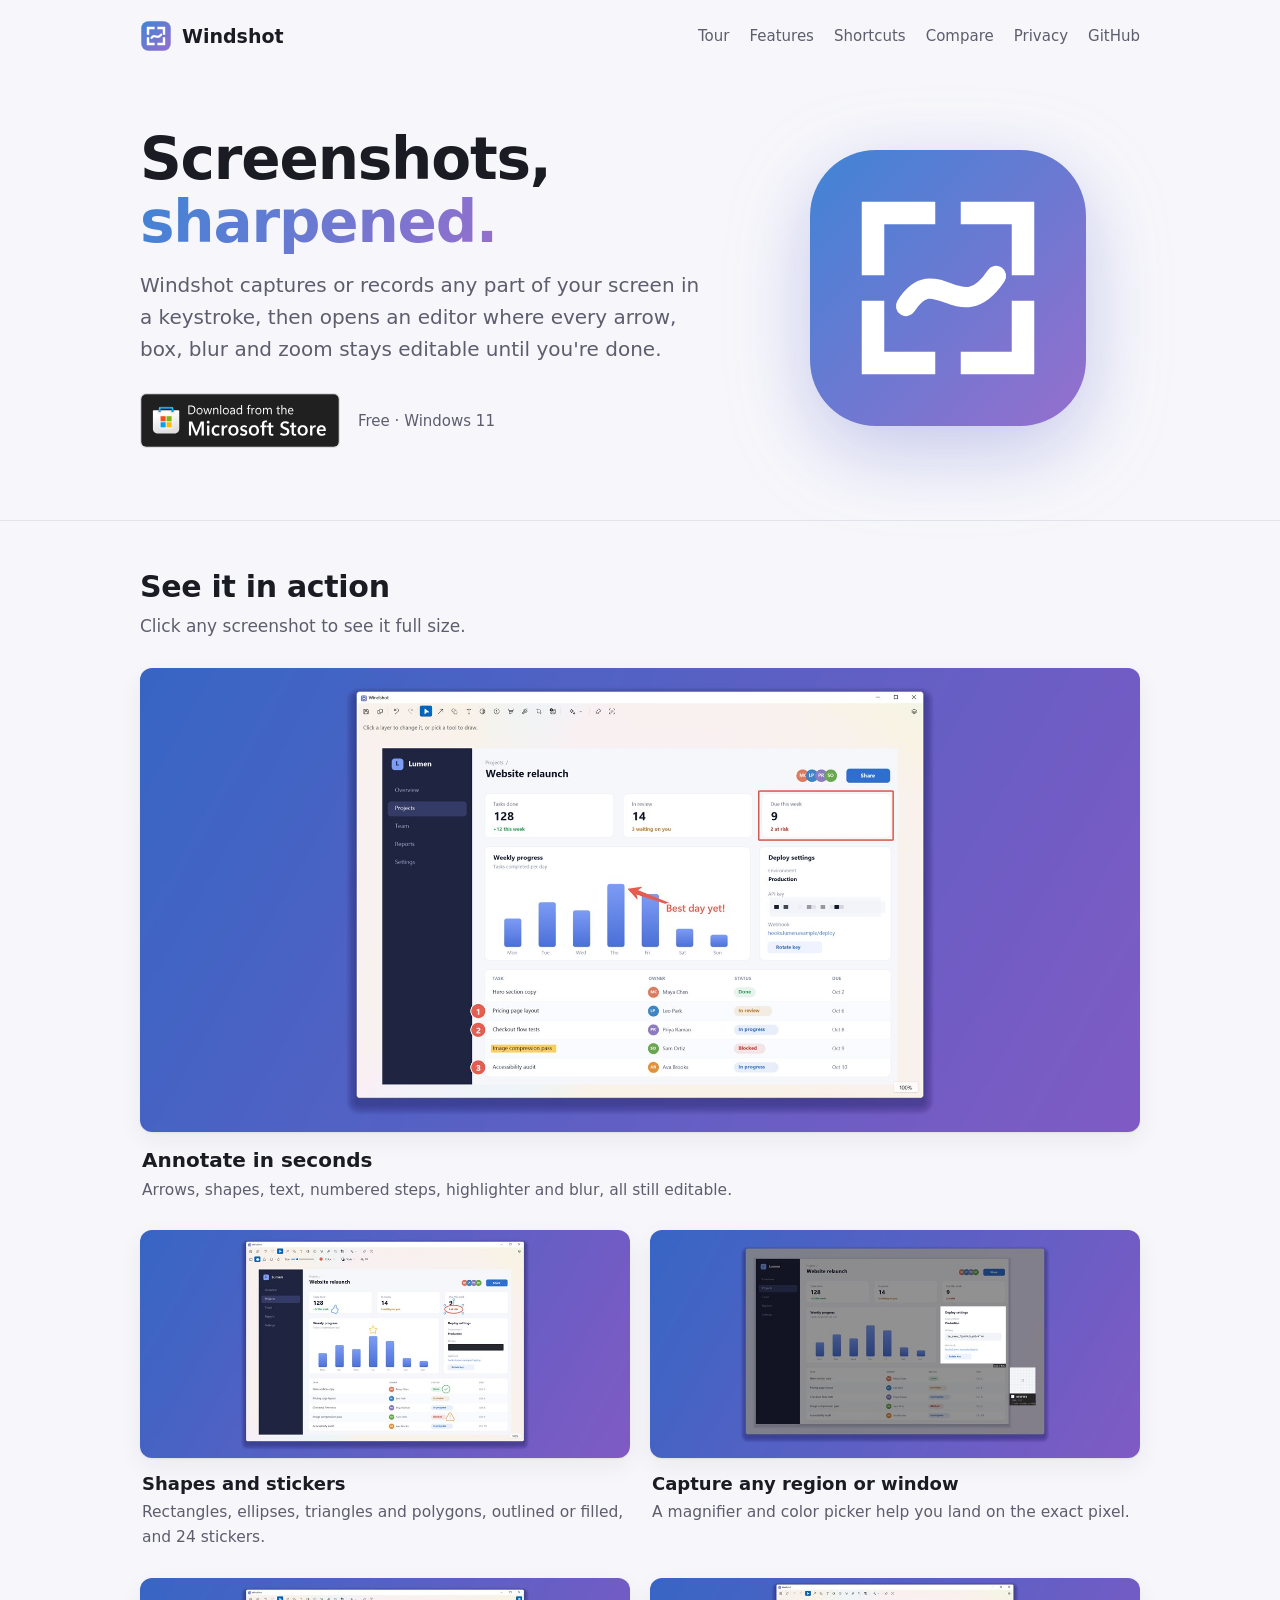
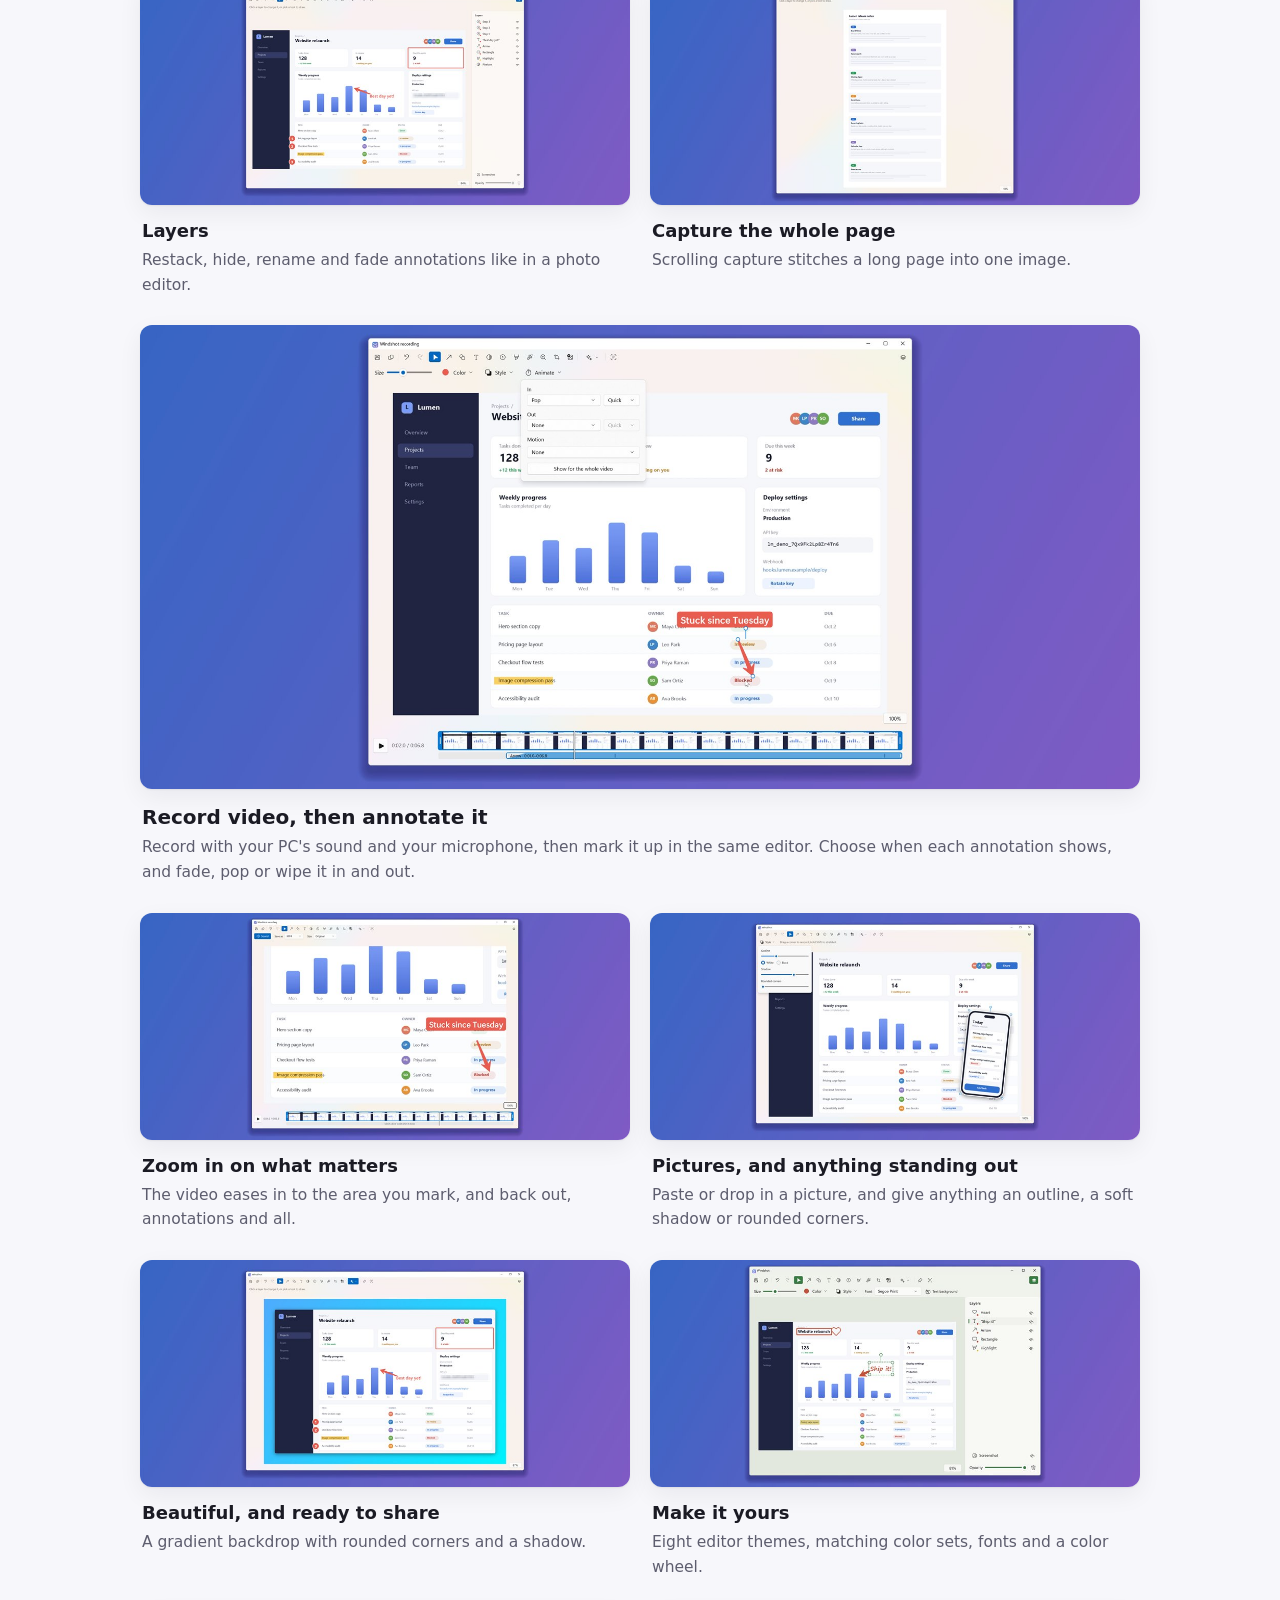
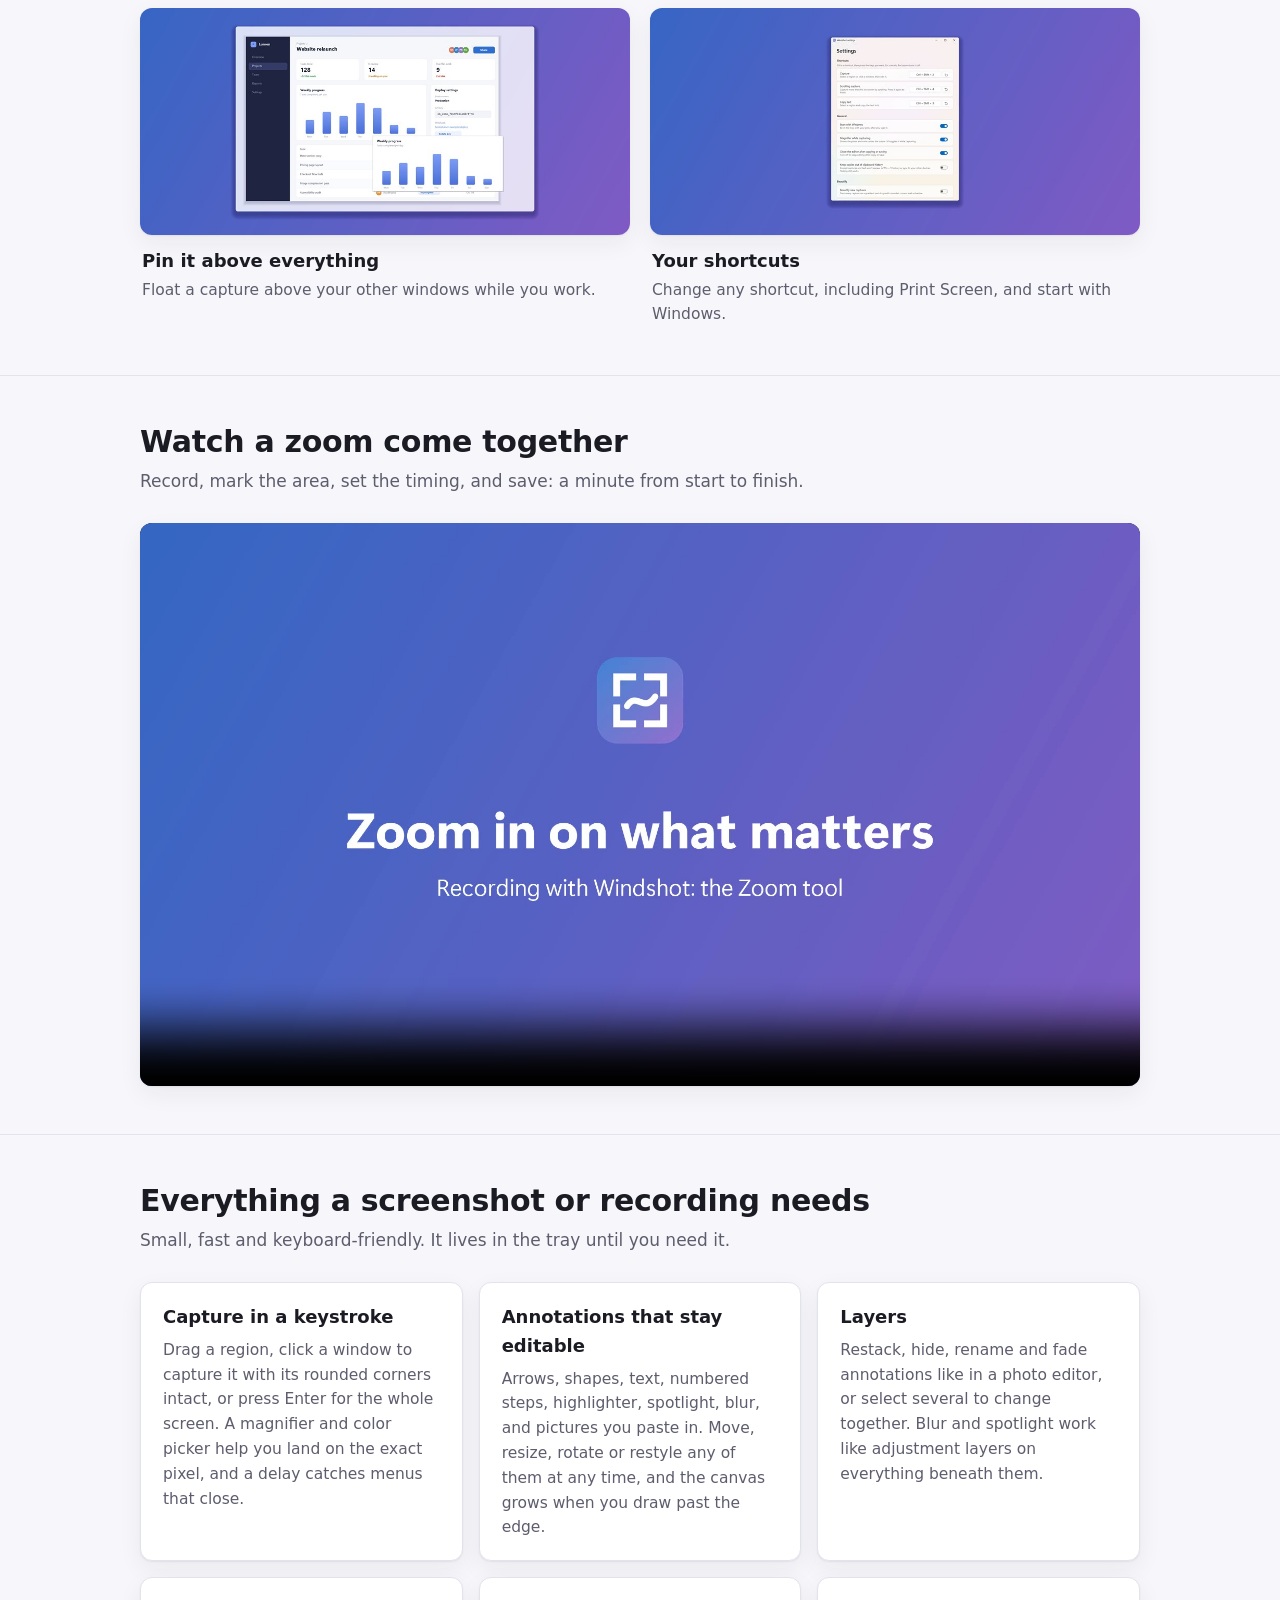
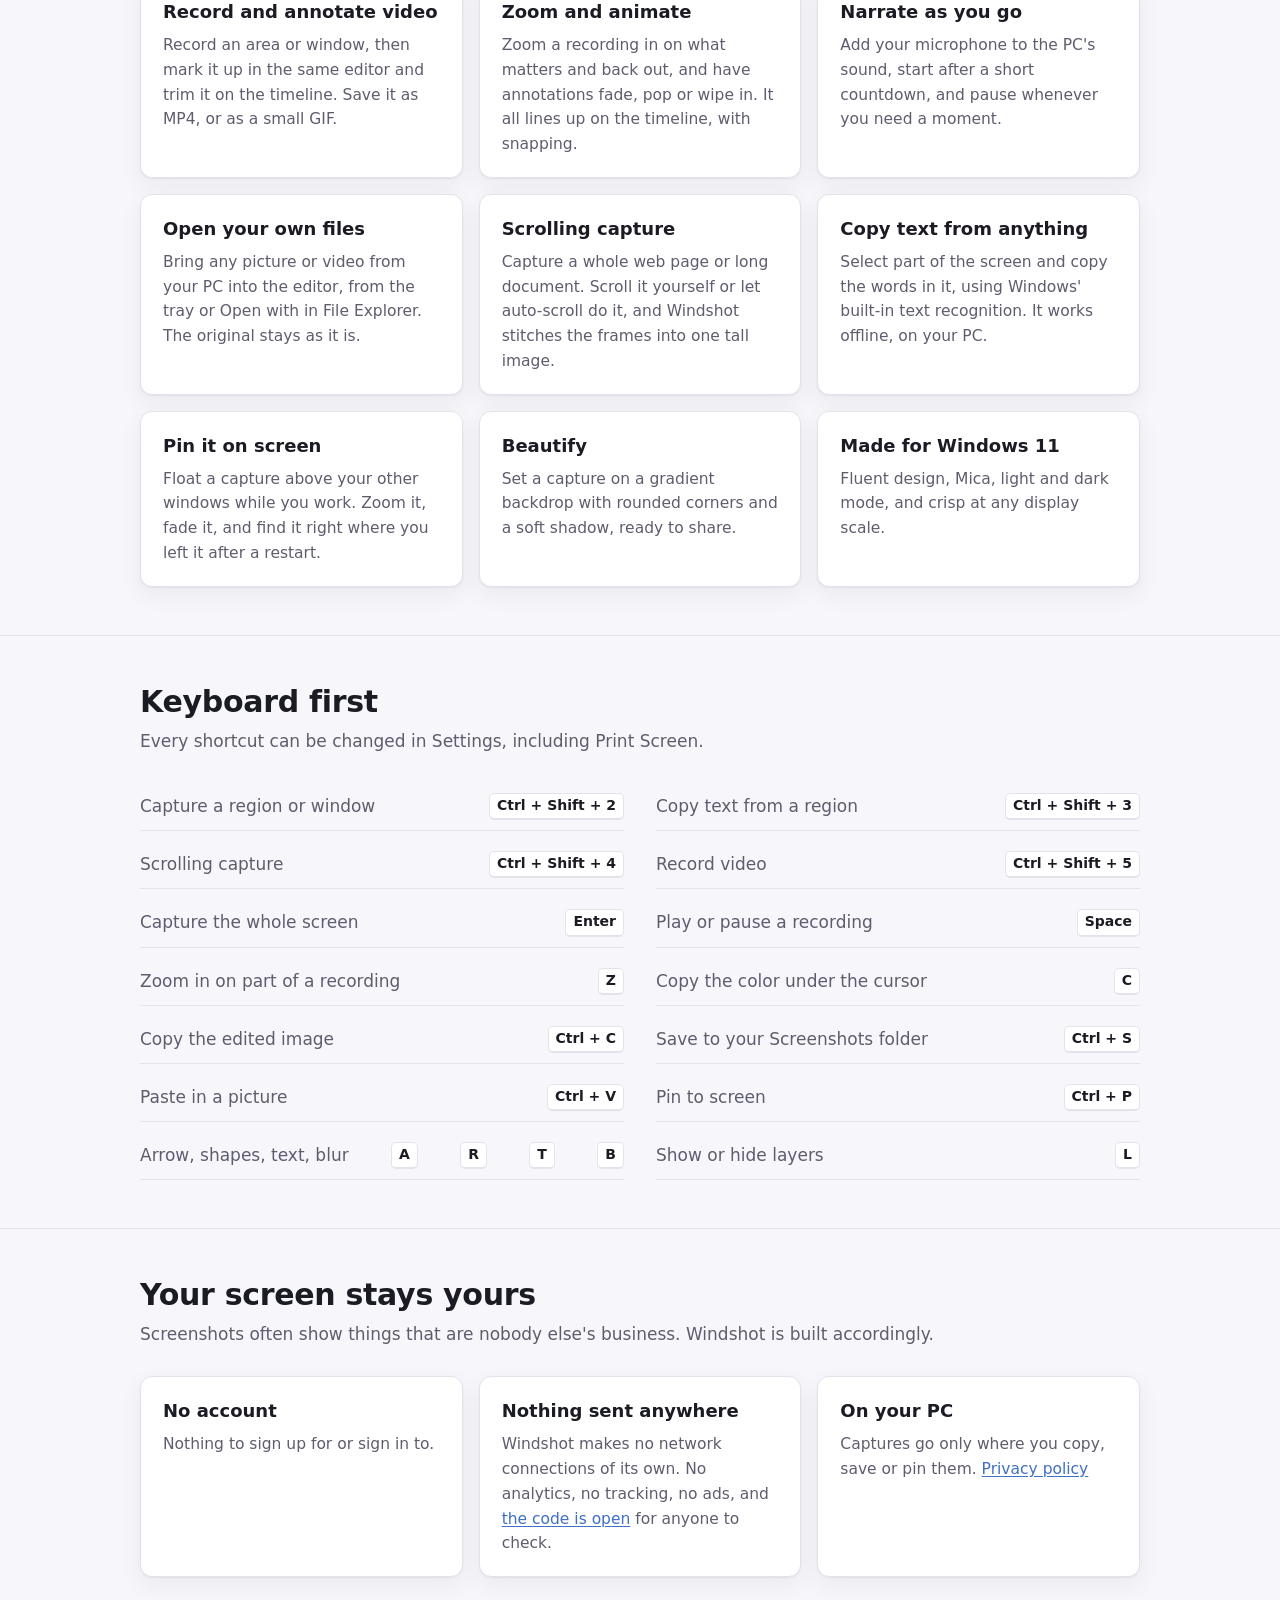
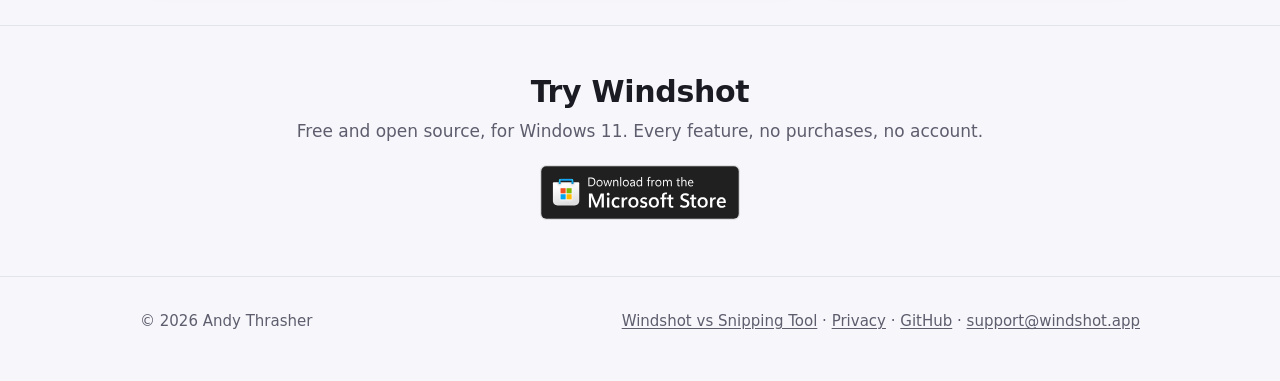
<file: site/index.html>
<!doctype html>
<html lang="en">
<head>
  <meta charset="utf-8">
  <meta name="viewport" content="width=device-width, initial-scale=1">
  <title>Windshot: screenshots and screen recording for Windows 11</title>
  <meta name="description" content="A fast screenshot and screen recording tool for Windows 11. Annotate screenshots and videos in one editor where everything stays editable: arrows, text, blur, zooms and animations, with your PC's sound and your microphone. Save as PNG, MP4 or GIF. No account, nothing leaves your PC.">
  <link rel="icon" href="icon.svg" type="image/svg+xml">
  <link rel="stylesheet" href="style.css">
  <meta property="og:title" content="Windshot">
  <meta property="og:description" content="Screenshots and screen recordings for Windows 11, with an editor where annotations stay editable.">
  <meta property="og:image" content="https://windshot.app/shots/01-annotate-1920.jpg">
  <meta property="og:url" content="https://windshot.app/">
  <meta name="twitter:card" content="summary_large_image">
</head>
<body>
  <header class="site wrap">
    <a class="brand" href="./"><img src="icon.svg" alt="">Windshot</a>
    <nav>
      <a href="#tour">Tour</a>
      <a href="#features">Features</a>
      <a href="#shortcuts">Shortcuts</a>
      <a href="snipping-tool-alternative/">Compare</a>
      <a href="privacy/">Privacy</a>
      <a href="https://github.com/andythrasher/windshot">GitHub</a>
    </nav>
  </header>

  <main>
    <div class="wrap hero">
      <div>
        <h1>Screenshots, <span>sharpened.</span></h1>
        <p class="lead">Windshot captures or records any part of your screen in a keystroke, then opens an editor where every arrow, box, blur and zoom stays editable until you're done.</p>
        <div class="cta">
          <a class="store-badge" href="https://apps.microsoft.com/detail/9NCQZXMX5S7M?cid=DevShareMCLPCS&amp;mode=direct"><picture><source srcset="badges/store-light.svg" media="(prefers-color-scheme: dark)"><img src="badges/store-dark.svg" width="200" height="55" alt="Get it from Microsoft"></picture></a>
          <span class="note">Free · Windows 11</span>
        </div>
      </div>
      <div class="art"><img src="icon.svg" width="300" height="300" alt="The Windshot icon: capture brackets around a gust of wind"></div>
    </div>

    <section id="tour">
      <div class="wrap">
        <h2>See it in action</h2>
        <p class="sub">Click any screenshot to see it full size.</p>
        <div class="shots">
          <figure class="wide">
            <a href="shots/01-annotate-1920.jpg"><img src="shots/01-annotate-1920.jpg" srcset="shots/01-annotate-960.jpg 960w, shots/01-annotate-1920.jpg 1920w" sizes="(max-width: 1040px) 100vw, 1000px" width="1920" height="890" alt="The Windshot editor with a box, an arrow to a callout, numbered steps, a highlight and a pixelated API key on a project dashboard"></a>
            <figcaption><h3>Annotate in seconds</h3><p>Arrows, shapes, text, numbered steps, highlighter and blur, all still editable.</p></figcaption>
          </figure>
          <figure>
            <a href="shots/02-shapes-1920.jpg"><img src="shots/02-shapes-960.jpg" srcset="shots/02-shapes-960.jpg 960w, shots/02-shapes-1920.jpg 1920w" sizes="(max-width: 820px) 100vw, 500px" width="960" height="445" loading="lazy" alt="An ellipse around a number, a filled bar covering an API key, and checkmark, warning, star and thumbs-up stickers on a dashboard"></a>
            <figcaption><h3>Shapes and stickers</h3><p>Rectangles, ellipses, triangles and polygons, outlined or filled, and 24 stickers.</p></figcaption>
          </figure>
          <figure>
            <a href="shots/03-capture-1920.jpg"><img src="shots/03-capture-960.jpg" srcset="shots/03-capture-960.jpg 960w, shots/03-capture-1920.jpg 1920w" sizes="(max-width: 820px) 100vw, 500px" width="960" height="445" loading="lazy" alt="Selecting a region of the screen, with its size shown and a magnifier with the color under the cursor"></a>
            <figcaption><h3>Capture any region or window</h3><p>A magnifier and color picker help you land on the exact pixel.</p></figcaption>
          </figure>
          <figure>
            <a href="shots/04-layers-1920.jpg"><img src="shots/04-layers-960.jpg" srcset="shots/04-layers-960.jpg 960w, shots/04-layers-1920.jpg 1920w" sizes="(max-width: 820px) 100vw, 500px" width="960" height="445" loading="lazy" alt="The editor with the layers panel open, listing each annotation"></a>
            <figcaption><h3>Layers</h3><p>Restack, hide, rename and fade annotations like in a photo editor.</p></figcaption>
          </figure>
          <figure>
            <a href="shots/05-scrolling-1920.jpg"><img src="shots/05-scrolling-960.jpg" srcset="shots/05-scrolling-960.jpg 960w, shots/05-scrolling-1920.jpg 1920w" sizes="(max-width: 820px) 100vw, 500px" width="960" height="445" loading="lazy" alt="A long page of release notes captured as one tall image"></a>
            <figcaption><h3>Capture the whole page</h3><p>Scrolling capture stitches a long page into one image.</p></figcaption>
          </figure>
          <figure class="wide">
            <a href="shots/11-video-1920.jpg"><img src="shots/11-video-1920.jpg" srcset="shots/11-video-960.jpg 960w, shots/11-video-1920.jpg 1920w" sizes="(max-width: 1040px) 100vw, 1000px" width="1920" height="890" loading="lazy" alt="A screen recording in the Windshot editor, with a highlight, an arrow and a note on a task, the timeline along the bottom, and the Animate menu open"></a>
            <figcaption><h3>Record video, then annotate it</h3><p>Record with your PC's sound and your microphone, then mark it up in the same editor. Choose when each annotation shows, and fade, pop or wipe it in and out.</p></figcaption>
          </figure>
          <figure>
            <a href="shots/12-zoom-1920.jpg"><img src="shots/12-zoom-960.jpg" srcset="shots/12-zoom-960.jpg 960w, shots/12-zoom-1920.jpg 1920w" sizes="(max-width: 820px) 100vw, 500px" width="960" height="445" loading="lazy" alt="The editor zoomed in on a task table during a recording, with the annotations zoomed in too"></a>
            <figcaption><h3>Zoom in on what matters</h3><p>The video eases in to the area you mark, and back out, annotations and all.</p></figcaption>
          </figure>
          <figure>
            <a href="shots/10-pictures-1920.jpg"><img src="shots/10-pictures-960.jpg" srcset="shots/10-pictures-960.jpg 960w, shots/10-pictures-1920.jpg 1920w" sizes="(max-width: 820px) 100vw, 500px" width="960" height="445" loading="lazy" alt="A phone picture pasted onto a dashboard capture, tilted, with a white outline and a soft shadow, and the Style menu open"></a>
            <figcaption><h3>Pictures, and anything standing out</h3><p>Paste or drop in a picture, and give anything an outline, a soft shadow or rounded corners.</p></figcaption>
          </figure>
          <figure>
            <a href="shots/06-beautify-1920.jpg"><img src="shots/06-beautify-960.jpg" srcset="shots/06-beautify-960.jpg 960w, shots/06-beautify-1920.jpg 1920w" sizes="(max-width: 820px) 100vw, 500px" width="960" height="445" loading="lazy" alt="An annotated capture set on a gradient backdrop with rounded corners and a shadow"></a>
            <figcaption><h3>Beautiful, and ready to share</h3><p>A gradient backdrop with rounded corners and a shadow.</p></figcaption>
          </figure>
          <figure>
            <a href="shots/07-themes-1920.jpg"><img src="shots/07-themes-960.jpg" srcset="shots/07-themes-960.jpg 960w, shots/07-themes-1920.jpg 1920w" sizes="(max-width: 820px) 100vw, 500px" width="960" height="445" loading="lazy" alt="The editor in the green Moss theme, with handwritten-style text, a heart sticker and the layers panel open"></a>
            <figcaption><h3>Make it yours</h3><p>Eight editor themes, matching color sets, fonts and a color wheel.</p></figcaption>
          </figure>
          <figure>
            <a href="shots/08-pin-1920.jpg"><img src="shots/08-pin-960.jpg" srcset="shots/08-pin-960.jpg 960w, shots/08-pin-1920.jpg 1920w" sizes="(max-width: 820px) 100vw, 500px" width="960" height="445" loading="lazy" alt="A captured chart pinned on screen, floating above the app it came from"></a>
            <figcaption><h3>Pin it above everything</h3><p>Float a capture above your other windows while you work.</p></figcaption>
          </figure>
          <figure>
            <a href="shots/09-settings-1920.jpg"><img src="shots/09-settings-960.jpg" srcset="shots/09-settings-960.jpg 960w, shots/09-settings-1920.jpg 1920w" sizes="(max-width: 820px) 100vw, 500px" width="960" height="445" loading="lazy" alt="The Windshot settings window with shortcut, capture and startup options"></a>
            <figcaption><h3>Your shortcuts</h3><p>Change any shortcut, including Print Screen, and start with Windows.</p></figcaption>
          </figure>
        </div>
      </div>
    </section>

    <section id="watch">
      <div class="wrap">
        <h2>Watch a zoom come together</h2>
        <p class="sub">Record, mark the area, set the timing, and save: a minute from start to finish.</p>
        <video class="tutorial" controls preload="none" playsinline width="1920" height="1080" poster="media/zoom-tutorial.jpg">
          <source src="media/zoom-tutorial.mp4" type="video/mp4">
          <a href="media/zoom-tutorial.mp4">Watch the zoom tutorial (MP4)</a>
        </video>
      </div>
    </section>


    <section id="features">
      <div class="wrap">
        <h2>Everything a screenshot or recording needs</h2>
        <p class="sub">Small, fast and keyboard-friendly. It lives in the tray until you need it.</p>
        <div class="features">
          <div class="card">
            <h3>Capture in a keystroke</h3>
            <p>Drag a region, click a window to capture it with its rounded corners intact, or press Enter for the whole screen. A magnifier and color picker help you land on the exact pixel, and a delay catches menus that close.</p>
          </div>
          <div class="card">
            <h3>Annotations that stay editable</h3>
            <p>Arrows, shapes, text, numbered steps, highlighter, spotlight, blur, and pictures you paste in. Move, resize, rotate or restyle any of them at any time, and the canvas grows when you draw past the edge.</p>
          </div>
          <div class="card">
            <h3>Layers</h3>
            <p>Restack, hide, rename and fade annotations like in a photo editor, or select several to change together. Blur and spotlight work like adjustment layers on everything beneath them.</p>
          </div>
          <div class="card">
            <h3>Record and annotate video</h3>
            <p>Record an area or window, then mark it up in the same editor and trim it on the timeline. Save it as MP4, or as a small GIF.</p>
          </div>
          <div class="card">
            <h3>Zoom and animate</h3>
            <p>Zoom a recording in on what matters and back out, and have annotations fade, pop or wipe in. It all lines up on the timeline, with snapping.</p>
          </div>
          <div class="card">
            <h3>Narrate as you go</h3>
            <p>Add your microphone to the PC's sound, start after a short countdown, and pause whenever you need a moment.</p>
          </div>
          <div class="card">
            <h3>Open your own files</h3>
            <p>Bring any picture or video from your PC into the editor, from the tray or Open with in File Explorer. The original stays as it is.</p>
          </div>
          <div class="card">
            <h3>Scrolling capture</h3>
            <p>Capture a whole web page or long document. Scroll it yourself or let auto-scroll do it, and Windshot stitches the frames into one tall image.</p>
          </div>
          <div class="card">
            <h3>Copy text from anything</h3>
            <p>Select part of the screen and copy the words in it, using Windows' built-in text recognition. It works offline, on your PC.</p>
          </div>
          <div class="card">
            <h3>Pin it on screen</h3>
            <p>Float a capture above your other windows while you work. Zoom it, fade it, and find it right where you left it after a restart.</p>
          </div>
          <div class="card">
            <h3>Beautify</h3>
            <p>Set a capture on a gradient backdrop with rounded corners and a soft shadow, ready to share.</p>
          </div>
          <div class="card">
            <h3>Made for Windows 11</h3>
            <p>Fluent design, Mica, light and dark mode, and crisp at any display scale.</p>
          </div>
        </div>
      </div>
    </section>

    <section id="shortcuts">
      <div class="wrap">
        <h2>Keyboard first</h2>
        <p class="sub">Every shortcut can be changed in Settings, including Print Screen.</p>
        <ul class="keys">
          <li><span>Capture a region or window</span> <kbd>Ctrl + Shift + 2</kbd></li>
          <li><span>Copy text from a region</span> <kbd>Ctrl + Shift + 3</kbd></li>
          <li><span>Scrolling capture</span> <kbd>Ctrl + Shift + 4</kbd></li>
          <li><span>Record video</span> <kbd>Ctrl + Shift + 5</kbd></li>
          <li><span>Capture the whole screen</span> <kbd>Enter</kbd></li>
          <li><span>Play or pause a recording</span> <kbd>Space</kbd></li>
          <li><span>Zoom in on part of a recording</span> <kbd>Z</kbd></li>
          <li><span>Copy the color under the cursor</span> <kbd>C</kbd></li>
          <li><span>Copy the edited image</span> <kbd>Ctrl + C</kbd></li>
          <li><span>Save to your Screenshots folder</span> <kbd>Ctrl + S</kbd></li>
          <li><span>Paste in a picture</span> <kbd>Ctrl + V</kbd></li>
          <li><span>Pin to screen</span> <kbd>Ctrl + P</kbd></li>
          <li><span>Arrow, shapes, text, blur</span> <kbd>A</kbd> <kbd>R</kbd> <kbd>T</kbd> <kbd>B</kbd></li>
          <li><span>Show or hide layers</span> <kbd>L</kbd></li>
        </ul>
      </div>
    </section>

    <section id="privacy">
      <div class="wrap">
        <h2>Your screen stays yours</h2>
        <p class="sub">Screenshots often show things that are nobody else's business. Windshot is built accordingly.</p>
        <div class="promise">
          <div class="card"><h3>No account</h3><p>Nothing to sign up for or sign in to.</p></div>
          <div class="card"><h3>Nothing sent anywhere</h3><p>Windshot makes no network connections of its own. No analytics, no tracking, no ads, and <a href="https://github.com/andythrasher/windshot">the code is open</a> for anyone to check.</p></div>
          <div class="card"><h3>On your PC</h3><p>Captures go only where you copy, save or pin them. <a href="privacy/">Privacy policy</a></p></div>
        </div>
      </div>
    </section>

    <section id="get">
      <div class="wrap closing">
        <h2>Try Windshot</h2>
        <p class="sub">Free and open source, for Windows 11. Every feature, no purchases, no account.</p>
        <a class="store-badge" href="https://apps.microsoft.com/detail/9NCQZXMX5S7M?cid=DevShareMCLPCS&amp;mode=direct"><picture><source srcset="badges/store-light.svg" media="(prefers-color-scheme: dark)"><img src="badges/store-dark.svg" width="200" height="55" alt="Get it from Microsoft"></picture></a>
      </div>
    </section>
  </main>

  <footer class="site">
    <div class="wrap">
      <span>© 2026 Andy Thrasher</span>
      <span><a href="snipping-tool-alternative/">Windshot vs Snipping Tool</a> · <a href="privacy/">Privacy</a> · <a href="https://github.com/andythrasher/windshot">GitHub</a> · <a href="mailto:support@windshot.app">support@windshot.app</a></span>
    </div>
  </footer>
</body>
</html>
</file>
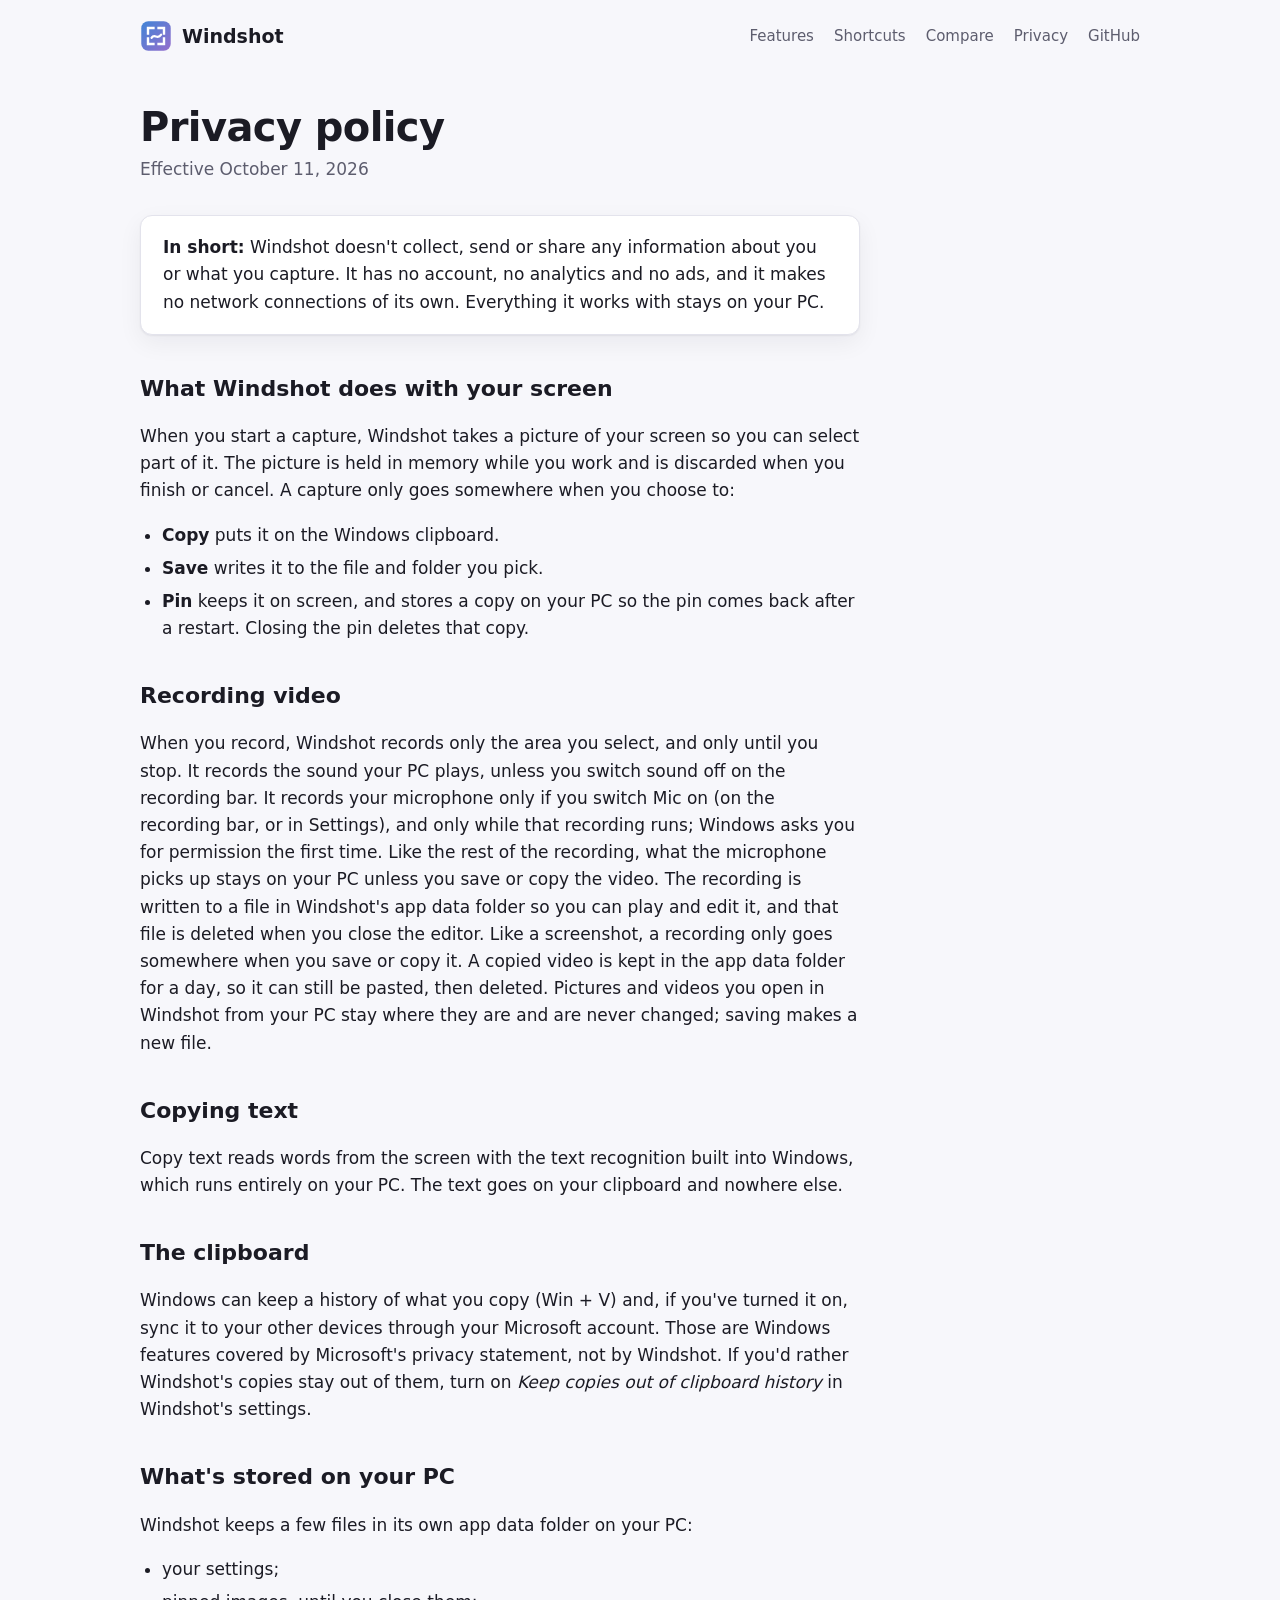
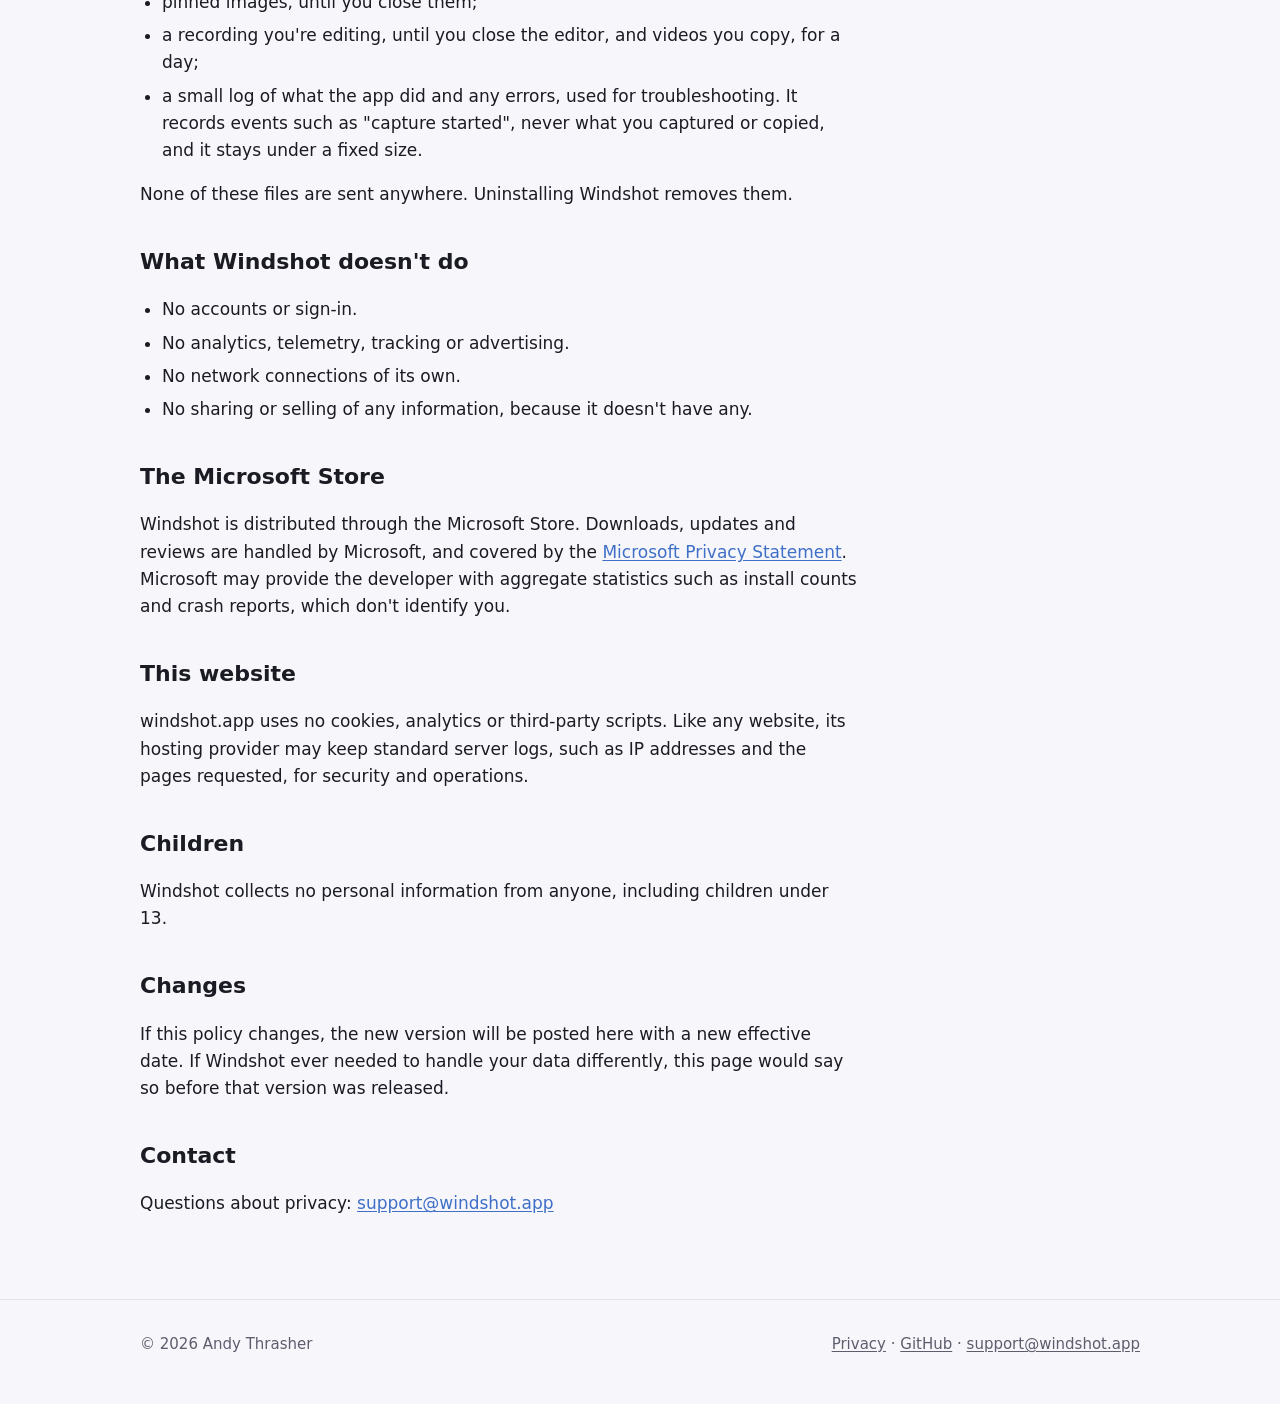
<file: site/privacy/index.html>
<!doctype html>
<html lang="en">
<head>
  <meta charset="utf-8">
  <meta name="viewport" content="width=device-width, initial-scale=1">
  <title>Privacy policy · Windshot</title>
  <meta name="description" content="Windshot collects no data: no account, no analytics, no network connections of its own. Everything stays on your PC.">
  <link rel="icon" href="../icon.svg" type="image/svg+xml">
  <link rel="stylesheet" href="../style.css">
</head>
<body>
  <header class="site wrap">
    <a class="brand" href="../"><img src="../icon.svg" alt="">Windshot</a>
    <nav>
      <a href="../#features">Features</a>
      <a href="../#shortcuts">Shortcuts</a>
      <a href="../snipping-tool-alternative/">Compare</a>
      <a href="./">Privacy</a>
      <a href="https://github.com/andythrasher/windshot">GitHub</a>
    </nav>
  </header>

  <main class="wrap">
    <article class="doc">
      <h1>Privacy policy</h1>
      <p class="updated">Effective October 11, 2026</p>

      <div class="summary">
        <p><strong>In short:</strong> Windshot doesn't collect, send or share any information about you or what you capture. It has no account, no analytics and no ads, and it makes no network connections of its own. Everything it works with stays on your PC.</p>
      </div>

      <h2>What Windshot does with your screen</h2>
      <p>When you start a capture, Windshot takes a picture of your screen so you can select part of it. The picture is held in memory while you work and is discarded when you finish or cancel. A capture only goes somewhere when you choose to:</p>
      <ul>
        <li><strong>Copy</strong> puts it on the Windows clipboard.</li>
        <li><strong>Save</strong> writes it to the file and folder you pick.</li>
        <li><strong>Pin</strong> keeps it on screen, and stores a copy on your PC so the pin comes back after a restart. Closing the pin deletes that copy.</li>
      </ul>

      <h2>Recording video</h2>
      <p>When you record, Windshot records only the area you select, and only until you stop. It records the sound your PC plays, unless you switch sound off on the recording bar. It records your microphone only if you switch Mic on (on the recording bar, or in Settings), and only while that recording runs; Windows asks you for permission the first time. Like the rest of the recording, what the microphone picks up stays on your PC unless you save or copy the video. The recording is written to a file in Windshot's app data folder so you can play and edit it, and that file is deleted when you close the editor. Like a screenshot, a recording only goes somewhere when you save or copy it. A copied video is kept in the app data folder for a day, so it can still be pasted, then deleted. Pictures and videos you open in Windshot from your PC stay where they are and are never changed; saving makes a new file.</p>

      <h2>Copying text</h2>
      <p>Copy text reads words from the screen with the text recognition built into Windows, which runs entirely on your PC. The text goes on your clipboard and nowhere else.</p>

      <h2>The clipboard</h2>
      <p>Windows can keep a history of what you copy (Win + V) and, if you've turned it on, sync it to your other devices through your Microsoft account. Those are Windows features covered by Microsoft's privacy statement, not by Windshot. If you'd rather Windshot's copies stay out of them, turn on <em>Keep copies out of clipboard history</em> in Windshot's settings.</p>

      <h2>What's stored on your PC</h2>
      <p>Windshot keeps a few files in its own app data folder on your PC:</p>
      <ul>
        <li>your settings;</li>
        <li>pinned images, until you close them;</li>
        <li>a recording you're editing, until you close the editor, and videos you copy, for a day;</li>
        <li>a small log of what the app did and any errors, used for troubleshooting. It records events such as "capture started", never what you captured or copied, and it stays under a fixed size.</li>
      </ul>
      <p>None of these files are sent anywhere. Uninstalling Windshot removes them.</p>

      <h2>What Windshot doesn't do</h2>
      <ul>
        <li>No accounts or sign-in.</li>
        <li>No analytics, telemetry, tracking or advertising.</li>
        <li>No network connections of its own.</li>
        <li>No sharing or selling of any information, because it doesn't have any.</li>
      </ul>

      <h2>The Microsoft Store</h2>
      <p>Windshot is distributed through the Microsoft Store. Downloads, updates and reviews are handled by Microsoft, and covered by the <a href="https://privacy.microsoft.com/privacystatement">Microsoft Privacy Statement</a>. Microsoft may provide the developer with aggregate statistics such as install counts and crash reports, which don't identify you.</p>

      <h2>This website</h2>
      <p>windshot.app uses no cookies, analytics or third-party scripts. Like any website, its hosting provider may keep standard server logs, such as IP addresses and the pages requested, for security and operations.</p>

      <h2>Children</h2>
      <p>Windshot collects no personal information from anyone, including children under 13.</p>

      <h2>Changes</h2>
      <p>If this policy changes, the new version will be posted here with a new effective date. If Windshot ever needed to handle your data differently, this page would say so before that version was released.</p>

      <h2>Contact</h2>
      <p>Questions about privacy: <a href="mailto:support@windshot.app">support@windshot.app</a></p>
    </article>
  </main>

  <footer class="site">
    <div class="wrap">
      <span>© 2026 Andy Thrasher</span>
      <span><a href="./">Privacy</a> · <a href="https://github.com/andythrasher/windshot">GitHub</a> · <a href="mailto:support@windshot.app">support@windshot.app</a></span>
    </div>
  </footer>
</body>
</html>
</file>
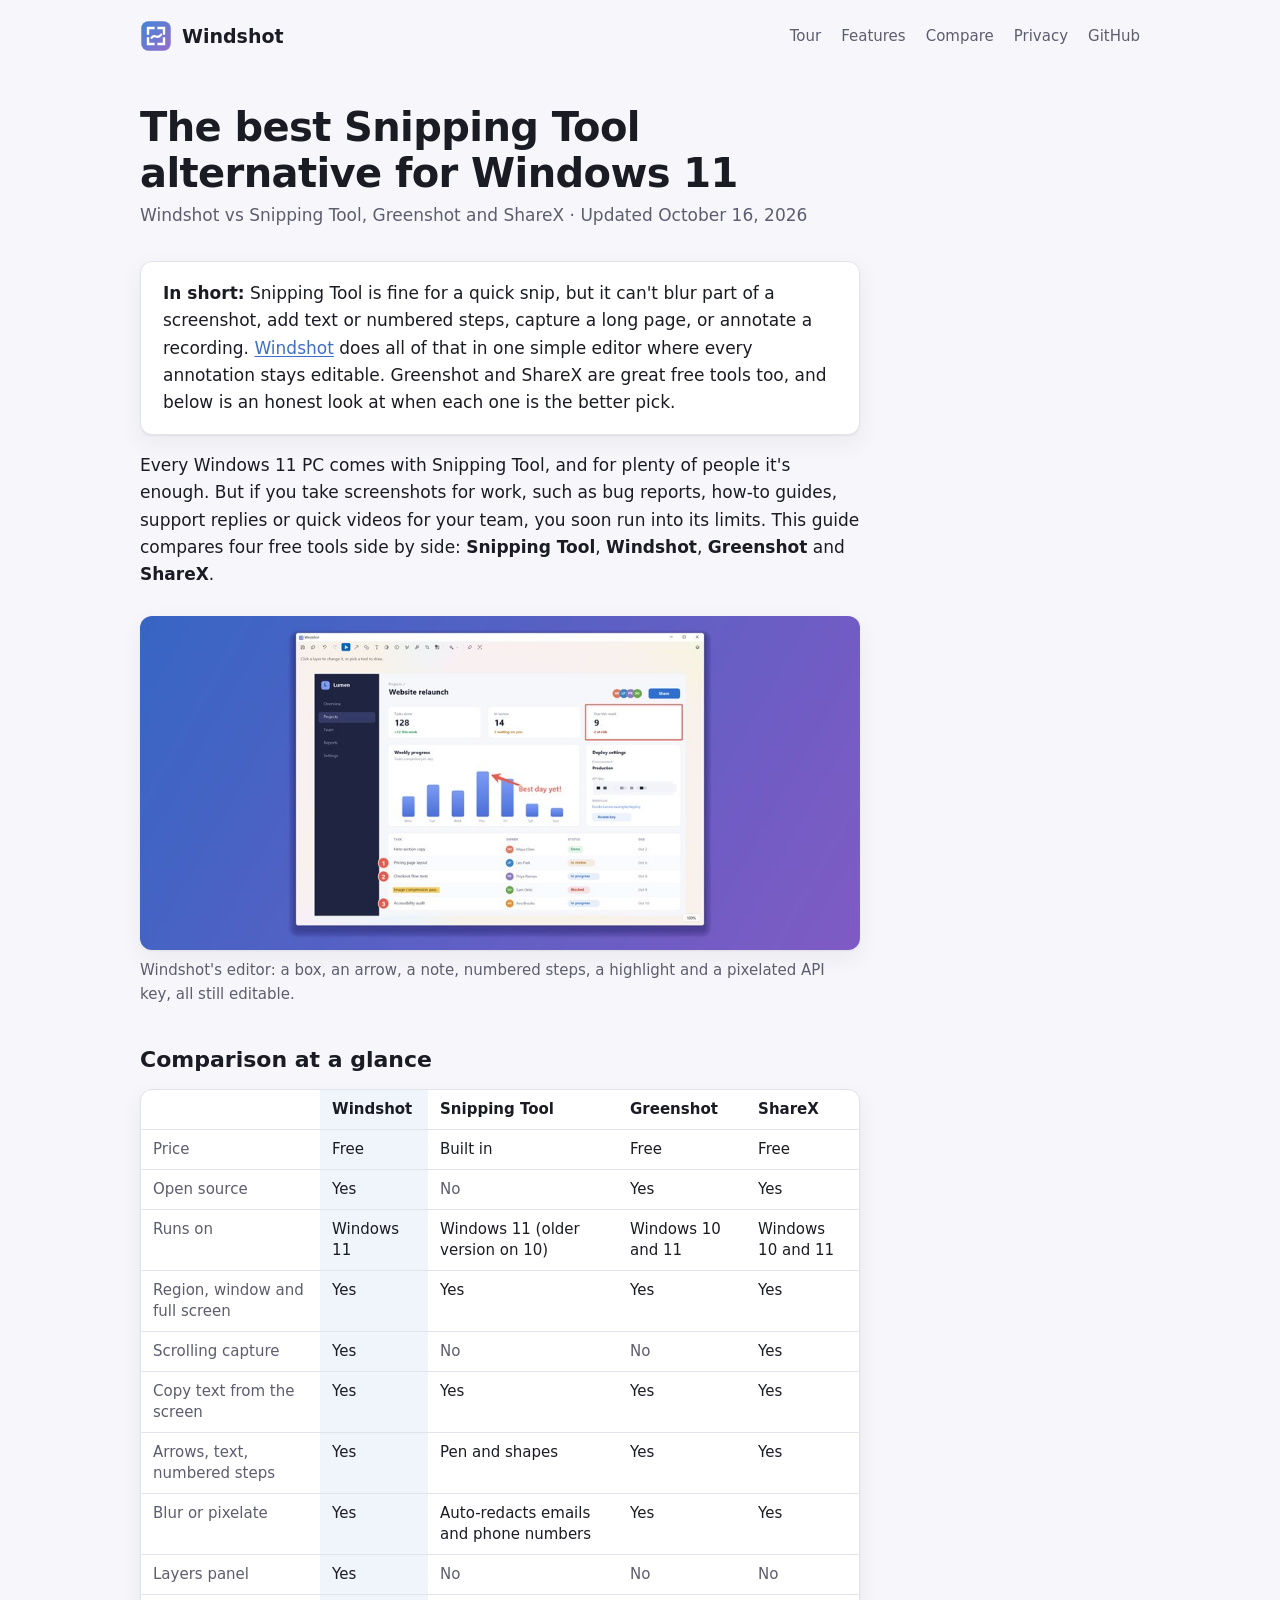
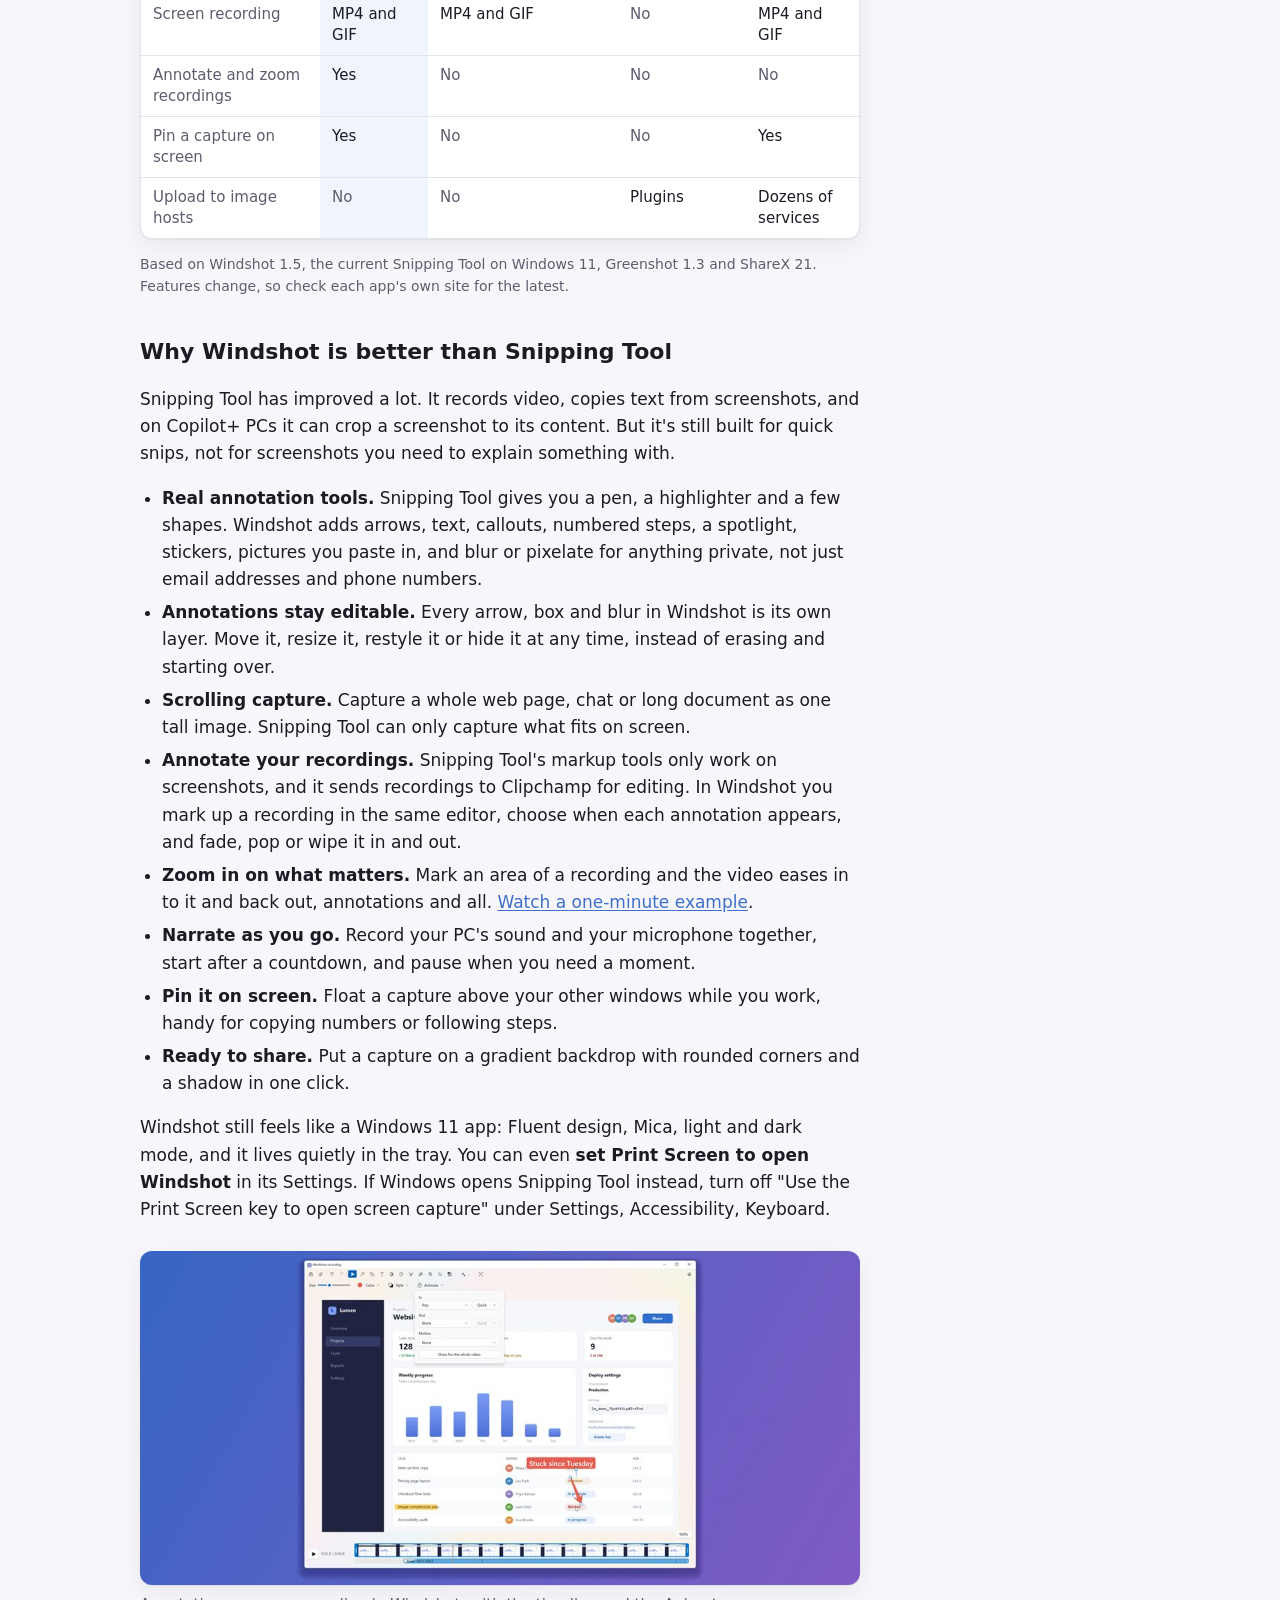
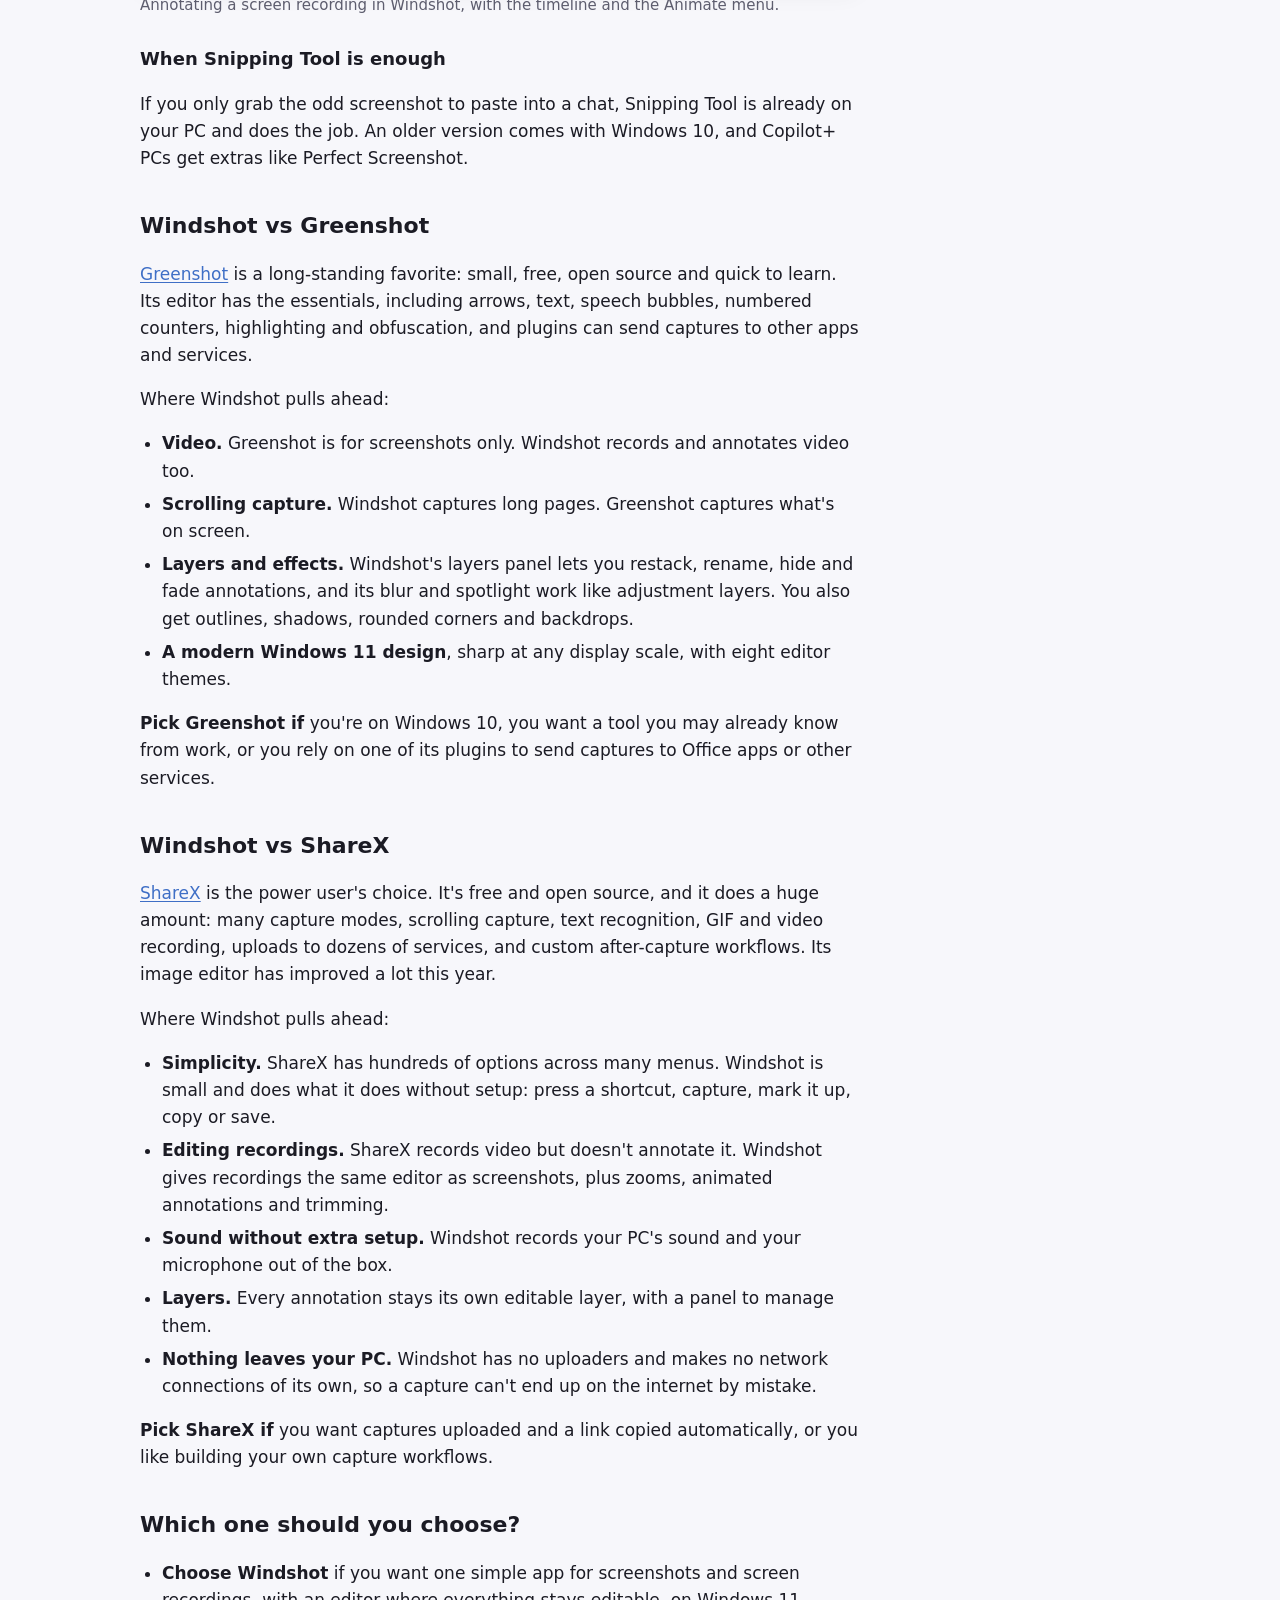
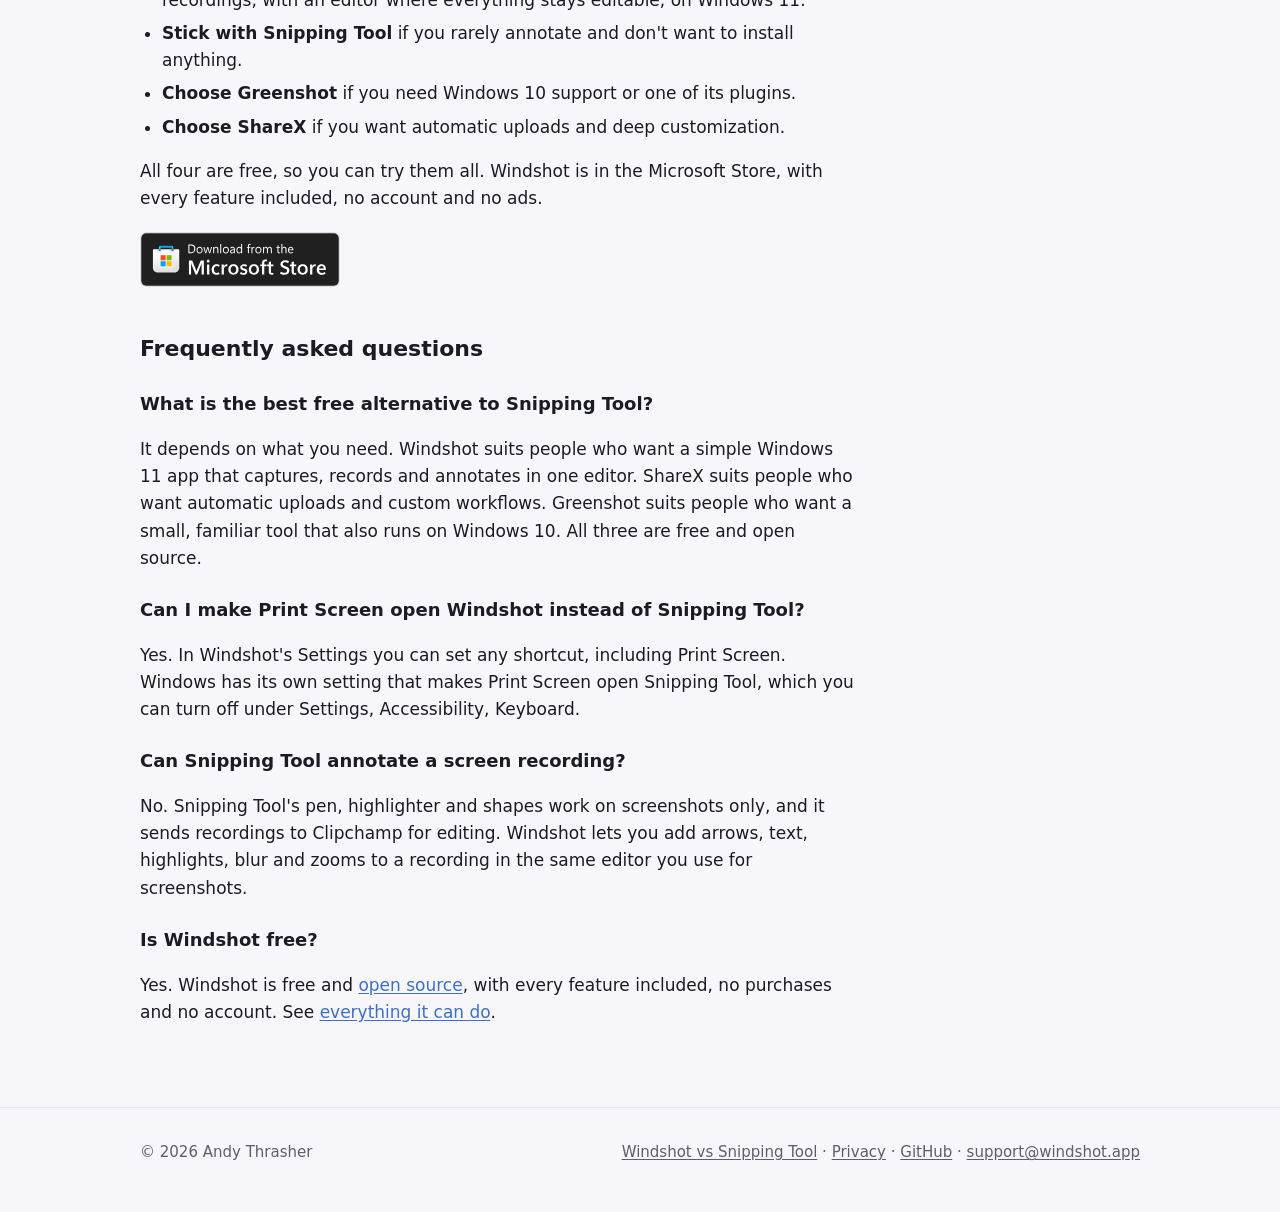
<file: site/snipping-tool-alternative/index.html>
<!doctype html>
<html lang="en">
<head>
  <meta charset="utf-8">
  <meta name="viewport" content="width=device-width, initial-scale=1">
  <title>The best Snipping Tool alternative for Windows 11: Windshot vs Greenshot vs ShareX</title>
  <meta name="description" content="Looking for a Snipping Tool alternative? See how Windshot compares with Snipping Tool, Greenshot and ShareX for screenshots, annotation, scrolling capture and screen recording on Windows 11. All free.">
  <link rel="canonical" href="https://windshot.app/snipping-tool-alternative/">
  <link rel="icon" href="../icon.svg" type="image/svg+xml">
  <link rel="stylesheet" href="../style.css">
  <meta property="og:type" content="article">
  <meta property="og:title" content="Windshot vs Snipping Tool, Greenshot and ShareX">
  <meta property="og:description" content="A side-by-side look at four free screenshot tools for Windows 11, and when each one is the right pick.">
  <meta property="og:image" content="https://windshot.app/shots/01-annotate-1920.jpg">
  <meta property="og:url" content="https://windshot.app/snipping-tool-alternative/">
  <meta name="twitter:card" content="summary_large_image">
  <script type="application/ld+json">
  {
    "@context": "https://schema.org",
    "@graph": [
      {
        "@type": "Article",
        "headline": "The best Snipping Tool alternative for Windows 11: Windshot vs Greenshot vs ShareX",
        "description": "How Windshot compares with Snipping Tool, Greenshot and ShareX for screenshots, annotation, scrolling capture and screen recording on Windows 11.",
        "image": "https://windshot.app/shots/01-annotate-1920.jpg",
        "datePublished": "2026-10-16",
        "dateModified": "2026-10-16",
        "author": { "@type": "Person", "name": "Andy Thrasher" },
        "publisher": { "@type": "Organization", "name": "Windshot", "logo": { "@type": "ImageObject", "url": "https://windshot.app/icon.svg" } },
        "mainEntityOfPage": "https://windshot.app/snipping-tool-alternative/"
      },
      {
        "@type": "SoftwareApplication",
        "name": "Windshot",
        "operatingSystem": "Windows 11",
        "applicationCategory": "MultimediaApplication",
        "offers": { "@type": "Offer", "price": "0", "priceCurrency": "USD" },
        "url": "https://windshot.app/",
        "downloadUrl": "https://apps.microsoft.com/detail/9NCQZXMX5S7M"
      },
      {
        "@type": "FAQPage",
        "mainEntity": [
          {
            "@type": "Question",
            "name": "What is the best free alternative to Snipping Tool?",
            "acceptedAnswer": { "@type": "Answer", "text": "It depends on what you need. Windshot is a good fit if you want a simple Windows 11 app that captures, records and annotates in one editor. ShareX suits people who want automatic uploads and custom workflows. Greenshot suits people who want a small, familiar tool that also runs on Windows 10. All three are free and open source." }
          },
          {
            "@type": "Question",
            "name": "Can I make Print Screen open Windshot instead of Snipping Tool?",
            "acceptedAnswer": { "@type": "Answer", "text": "Yes. In Windshot's Settings you can set any shortcut, including Print Screen. Windows also has a setting that makes Print Screen open Snipping Tool, which you can turn off under Settings, Accessibility, Keyboard." }
          },
          {
            "@type": "Question",
            "name": "Can Snipping Tool annotate a screen recording?",
            "acceptedAnswer": { "@type": "Answer", "text": "No. Snipping Tool's pen, highlighter and shapes work on screenshots only, and it sends recordings to Clipchamp for editing. Windshot lets you add arrows, text, highlights, blur and zooms to a recording in the same editor you use for screenshots." }
          },
          {
            "@type": "Question",
            "name": "Is Windshot free?",
            "acceptedAnswer": { "@type": "Answer", "text": "Yes. Windshot is free and open source, with every feature included, no purchases and no account. It is available from the Microsoft Store for Windows 11." }
          }
        ]
      }
    ]
  }
  </script>
</head>
<body>
  <header class="site wrap">
    <a class="brand" href="../"><img src="../icon.svg" alt="">Windshot</a>
    <nav>
      <a href="../#tour">Tour</a>
      <a href="../#features">Features</a>
      <a href="./">Compare</a>
      <a href="../privacy/">Privacy</a>
      <a href="https://github.com/andythrasher/windshot">GitHub</a>
    </nav>
  </header>

  <main class="wrap">
    <article class="doc">
      <h1>The best Snipping Tool alternative for Windows 11</h1>
      <p class="updated">Windshot vs Snipping Tool, Greenshot and ShareX · Updated October 16, 2026</p>

      <div class="summary">
        <p><strong>In short:</strong> Snipping Tool is fine for a quick snip, but it can't blur part of a screenshot, add text or numbered steps, capture a long page, or annotate a recording. <a href="../">Windshot</a> does all of that in one simple editor where every annotation stays editable. Greenshot and ShareX are great free tools too, and below is an honest look at when each one is the better pick.</p>
      </div>

      <p>Every Windows 11 PC comes with Snipping Tool, and for plenty of people it's enough. But if you take screenshots for work, such as bug reports, how-to guides, support replies or quick videos for your team, you soon run into its limits. This guide compares four free tools side by side: <strong>Snipping Tool</strong>, <strong>Windshot</strong>, <strong>Greenshot</strong> and <strong>ShareX</strong>.</p>

      <figure class="doc-shot">
        <a href="../shots/01-annotate-1920.jpg"><img src="../shots/01-annotate-960.jpg" srcset="../shots/01-annotate-960.jpg 960w, ../shots/01-annotate-1920.jpg 1920w" sizes="(max-width: 760px) 100vw, 720px" width="960" height="445" alt="The Windshot editor with a box, an arrow to a callout, numbered steps, a highlight and a pixelated API key on a dashboard"></a>
        <figcaption>Windshot's editor: a box, an arrow, a note, numbered steps, a highlight and a pixelated API key, all still editable.</figcaption>
      </figure>

      <h2>Comparison at a glance</h2>
      <div class="table-scroll">
        <table class="compare">
          <thead>
            <tr><th scope="col"></th><th scope="col">Windshot</th><th scope="col">Snipping Tool</th><th scope="col">Greenshot</th><th scope="col">ShareX</th></tr>
          </thead>
          <tbody>
            <tr><th scope="row">Price</th><td>Free</td><td>Built in</td><td>Free</td><td>Free</td></tr>
            <tr><th scope="row">Open source</th><td class="yes">Yes</td><td class="no">No</td><td class="yes">Yes</td><td class="yes">Yes</td></tr>
            <tr><th scope="row">Runs on</th><td>Windows 11</td><td>Windows 11 (older version on 10)</td><td>Windows 10 and 11</td><td>Windows 10 and 11</td></tr>
            <tr><th scope="row">Region, window and full screen</th><td class="yes">Yes</td><td class="yes">Yes</td><td class="yes">Yes</td><td class="yes">Yes</td></tr>
            <tr><th scope="row">Scrolling capture</th><td class="yes">Yes</td><td class="no">No</td><td class="no">No</td><td class="yes">Yes</td></tr>
            <tr><th scope="row">Copy text from the screen</th><td class="yes">Yes</td><td class="yes">Yes</td><td class="yes">Yes</td><td class="yes">Yes</td></tr>
            <tr><th scope="row">Arrows, text, numbered steps</th><td class="yes">Yes</td><td>Pen and shapes</td><td class="yes">Yes</td><td class="yes">Yes</td></tr>
            <tr><th scope="row">Blur or pixelate</th><td class="yes">Yes</td><td>Auto-redacts emails and phone numbers</td><td class="yes">Yes</td><td class="yes">Yes</td></tr>
            <tr><th scope="row">Layers panel</th><td class="yes">Yes</td><td class="no">No</td><td class="no">No</td><td class="no">No</td></tr>
            <tr><th scope="row">Screen recording</th><td class="yes">MP4 and GIF</td><td class="yes">MP4 and GIF</td><td class="no">No</td><td class="yes">MP4 and GIF</td></tr>
            <tr><th scope="row">Annotate and zoom recordings</th><td class="yes">Yes</td><td class="no">No</td><td class="no">No</td><td class="no">No</td></tr>
            <tr><th scope="row">Pin a capture on screen</th><td class="yes">Yes</td><td class="no">No</td><td class="no">No</td><td class="yes">Yes</td></tr>
            <tr><th scope="row">Upload to image hosts</th><td class="no">No</td><td class="no">No</td><td>Plugins</td><td class="yes">Dozens of services</td></tr>
          </tbody>
        </table>
      </div>
      <p class="fine">Based on Windshot 1.5, the current Snipping Tool on Windows 11, Greenshot 1.3 and ShareX 21. Features change, so check each app's own site for the latest.</p>

      <h2>Why Windshot is better than Snipping Tool</h2>
      <p>Snipping Tool has improved a lot. It records video, copies text from screenshots, and on Copilot+ PCs it can crop a screenshot to its content. But it's still built for quick snips, not for screenshots you need to explain something with.</p>
      <ul>
        <li><strong>Real annotation tools.</strong> Snipping Tool gives you a pen, a highlighter and a few shapes. Windshot adds arrows, text, callouts, numbered steps, a spotlight, stickers, pictures you paste in, and blur or pixelate for anything private, not just email addresses and phone numbers.</li>
        <li><strong>Annotations stay editable.</strong> Every arrow, box and blur in Windshot is its own layer. Move it, resize it, restyle it or hide it at any time, instead of erasing and starting over.</li>
        <li><strong>Scrolling capture.</strong> Capture a whole web page, chat or long document as one tall image. Snipping Tool can only capture what fits on screen.</li>
        <li><strong>Annotate your recordings.</strong> Snipping Tool's markup tools only work on screenshots, and it sends recordings to Clipchamp for editing. In Windshot you mark up a recording in the same editor, choose when each annotation appears, and fade, pop or wipe it in and out.</li>
        <li><strong>Zoom in on what matters.</strong> Mark an area of a recording and the video eases in to it and back out, annotations and all. <a href="../#watch">Watch a one-minute example</a>.</li>
        <li><strong>Narrate as you go.</strong> Record your PC's sound and your microphone together, start after a countdown, and pause when you need a moment.</li>
        <li><strong>Pin it on screen.</strong> Float a capture above your other windows while you work, handy for copying numbers or following steps.</li>
        <li><strong>Ready to share.</strong> Put a capture on a gradient backdrop with rounded corners and a shadow in one click.</li>
      </ul>
      <p>Windshot still feels like a Windows 11 app: Fluent design, Mica, light and dark mode, and it lives quietly in the tray. You can even <strong>set Print Screen to open Windshot</strong> in its Settings. If Windows opens Snipping Tool instead, turn off "Use the Print Screen key to open screen capture" under Settings, Accessibility, Keyboard.</p>

      <figure class="doc-shot">
        <a href="../shots/11-video-1920.jpg"><img src="../shots/11-video-960.jpg" srcset="../shots/11-video-960.jpg 960w, ../shots/11-video-1920.jpg 1920w" sizes="(max-width: 760px) 100vw, 720px" width="960" height="445" loading="lazy" alt="A screen recording in the Windshot editor with a highlight, an arrow and a note, the timeline along the bottom, and the Animate menu open"></a>
        <figcaption>Annotating a screen recording in Windshot, with the timeline and the Animate menu.</figcaption>
      </figure>

      <h3>When Snipping Tool is enough</h3>
      <p>If you only grab the odd screenshot to paste into a chat, Snipping Tool is already on your PC and does the job. An older version comes with Windows 10, and Copilot+ PCs get extras like Perfect Screenshot.</p>

      <h2>Windshot vs Greenshot</h2>
      <p><a href="https://getgreenshot.org/">Greenshot</a> is a long-standing favorite: small, free, open source and quick to learn. Its editor has the essentials, including arrows, text, speech bubbles, numbered counters, highlighting and obfuscation, and plugins can send captures to other apps and services.</p>
      <p>Where Windshot pulls ahead:</p>
      <ul>
        <li><strong>Video.</strong> Greenshot is for screenshots only. Windshot records and annotates video too.</li>
        <li><strong>Scrolling capture.</strong> Windshot captures long pages. Greenshot captures what's on screen.</li>
        <li><strong>Layers and effects.</strong> Windshot's layers panel lets you restack, rename, hide and fade annotations, and its blur and spotlight work like adjustment layers. You also get outlines, shadows, rounded corners and backdrops.</li>
        <li><strong>A modern Windows 11 design</strong>, sharp at any display scale, with eight editor themes.</li>
      </ul>
      <p><strong>Pick Greenshot if</strong> you're on Windows 10, you want a tool you may already know from work, or you rely on one of its plugins to send captures to Office apps or other services.</p>

      <h2>Windshot vs ShareX</h2>
      <p><a href="https://getsharex.com/">ShareX</a> is the power user's choice. It's free and open source, and it does a huge amount: many capture modes, scrolling capture, text recognition, GIF and video recording, uploads to dozens of services, and custom after-capture workflows. Its image editor has improved a lot this year.</p>
      <p>Where Windshot pulls ahead:</p>
      <ul>
        <li><strong>Simplicity.</strong> ShareX has hundreds of options across many menus. Windshot is small and does what it does without setup: press a shortcut, capture, mark it up, copy or save.</li>
        <li><strong>Editing recordings.</strong> ShareX records video but doesn't annotate it. Windshot gives recordings the same editor as screenshots, plus zooms, animated annotations and trimming.</li>
        <li><strong>Sound without extra setup.</strong> Windshot records your PC's sound and your microphone out of the box.</li>
        <li><strong>Layers.</strong> Every annotation stays its own editable layer, with a panel to manage them.</li>
        <li><strong>Nothing leaves your PC.</strong> Windshot has no uploaders and makes no network connections of its own, so a capture can't end up on the internet by mistake.</li>
      </ul>
      <p><strong>Pick ShareX if</strong> you want captures uploaded and a link copied automatically, or you like building your own capture workflows.</p>

      <h2>Which one should you choose?</h2>
      <ul>
        <li><strong>Choose Windshot</strong> if you want one simple app for screenshots and screen recordings, with an editor where everything stays editable, on Windows 11.</li>
        <li><strong>Stick with Snipping Tool</strong> if you rarely annotate and don't want to install anything.</li>
        <li><strong>Choose Greenshot</strong> if you need Windows 10 support or one of its plugins.</li>
        <li><strong>Choose ShareX</strong> if you want automatic uploads and deep customization.</li>
      </ul>
      <p>All four are free, so you can try them all. Windshot is in the Microsoft Store, with every feature included, no account and no ads.</p>
      <p class="doc-cta"><a class="store-badge" href="https://apps.microsoft.com/detail/9NCQZXMX5S7M?cid=DevShareMCLPCS&amp;mode=direct"><picture><source srcset="../badges/store-light.svg" media="(prefers-color-scheme: dark)"><img src="../badges/store-dark.svg" width="200" height="55" alt="Get it from Microsoft"></picture></a></p>

      <h2>Frequently asked questions</h2>
      <h3>What is the best free alternative to Snipping Tool?</h3>
      <p>It depends on what you need. Windshot suits people who want a simple Windows 11 app that captures, records and annotates in one editor. ShareX suits people who want automatic uploads and custom workflows. Greenshot suits people who want a small, familiar tool that also runs on Windows 10. All three are free and open source.</p>
      <h3>Can I make Print Screen open Windshot instead of Snipping Tool?</h3>
      <p>Yes. In Windshot's Settings you can set any shortcut, including Print Screen. Windows has its own setting that makes Print Screen open Snipping Tool, which you can turn off under Settings, Accessibility, Keyboard.</p>
      <h3>Can Snipping Tool annotate a screen recording?</h3>
      <p>No. Snipping Tool's pen, highlighter and shapes work on screenshots only, and it sends recordings to Clipchamp for editing. Windshot lets you add arrows, text, highlights, blur and zooms to a recording in the same editor you use for screenshots.</p>
      <h3>Is Windshot free?</h3>
      <p>Yes. Windshot is free and <a href="https://github.com/andythrasher/windshot">open source</a>, with every feature included, no purchases and no account. See <a href="../#features">everything it can do</a>.</p>
    </article>
  </main>

  <footer class="site">
    <div class="wrap">
      <span>© 2026 Andy Thrasher</span>
      <span><a href="./">Windshot vs Snipping Tool</a> · <a href="../privacy/">Privacy</a> · <a href="https://github.com/andythrasher/windshot">GitHub</a> · <a href="mailto:support@windshot.app">support@windshot.app</a></span>
    </div>
  </footer>
</body>
</html>
</file>
<file: site/style.css>
:root {
  --bg: #f7f7fb;
  --surface: #ffffff;
  --text: #1b1b24;
  --muted: #5d5d6e;
  --line: #e3e3ec;
  --ocean: #4084d6;
  --lavender: #966ecd;
  --accent: #3f6fc6;
  --shadow: 0 1px 2px rgb(20 20 40 / 6%), 0 8px 24px rgb(20 20 40 / 6%);
  color-scheme: light;
}

@media (prefers-color-scheme: dark) {
  :root {
    --bg: #15151c;
    --surface: #1e1e27;
    --text: #ececf3;
    --muted: #a3a3b5;
    --line: #2e2e3a;
    --accent: #8ab4f0;
    --shadow: 0 1px 2px rgb(0 0 0 / 30%), 0 8px 24px rgb(0 0 0 / 25%);
    color-scheme: dark;
  }
}

* { box-sizing: border-box; }

html { -webkit-text-size-adjust: 100%; }

body {
  margin: 0;
  background: var(--bg);
  color: var(--text);
  font: 17px/1.6 "Segoe UI Variable Text", "Segoe UI", system-ui, -apple-system, sans-serif;
}

a { color: var(--accent); text-underline-offset: 2px; }

.wrap { max-width: 1040px; margin: 0 auto; padding: 0 20px; }

header.site {
  display: flex;
  align-items: center;
  justify-content: space-between;
  gap: 16px;
  padding-block: 20px;
}

.brand {
  display: flex;
  align-items: center;
  gap: 10px;
  color: inherit;
  text-decoration: none;
  font-weight: 650;
  font-size: 19px;
}

.brand img { width: 32px; height: 32px; }

header.site nav { display: flex; gap: 20px; font-size: 15px; }
header.site nav a { color: var(--muted); text-decoration: none; }
header.site nav a:hover { color: var(--text); }

.hero {
  display: grid;
  grid-template-columns: 1.2fr 0.8fr;
  align-items: center;
  gap: 40px;
  padding-block: 56px 72px;
}

.hero h1 {
  margin: 0 0 16px;
  font: 700 clamp(36px, 6vw, 58px)/1.08 "Segoe UI Variable Display", "Segoe UI", system-ui, sans-serif;
  letter-spacing: -0.02em;
}

.hero h1 span {
  background: linear-gradient(120deg, var(--ocean), var(--lavender));
  -webkit-background-clip: text;
  background-clip: text;
  color: transparent;
}

.hero p.lead { margin: 0 0 28px; font-size: 20px; color: var(--muted); max-width: 34em; }

.hero .art { display: flex; justify-content: center; }

.hero .art img {
  width: min(300px, 70vw);
  height: auto;
  filter: drop-shadow(0 24px 40px rgb(80 90 200 / 30%));
}

.cta { display: flex; flex-wrap: wrap; align-items: center; gap: 12px 18px; }

/* Microsoft's official Store badge, unaltered. */
.store-badge { display: inline-block; border-radius: 6px; line-height: 0; }
.store-badge img { width: 200px; height: auto; }
.store-badge:hover img { filter: brightness(1.15); }
.store-badge:focus-visible { outline: 2px solid var(--accent); outline-offset: 3px; }

.note { color: var(--muted); font-size: 15px; }

section { padding: 48px 0; border-top: 1px solid var(--line); }

section h2 {
  margin: 0 0 8px;
  font: 650 30px/1.2 "Segoe UI Variable Display", "Segoe UI", system-ui, sans-serif;
  letter-spacing: -0.01em;
}

section > .wrap > p.sub { margin: 0 0 28px; color: var(--muted); }

.features {
  display: grid;
  grid-template-columns: repeat(3, 1fr);
  gap: 16px;
}

.card {
  background: var(--surface);
  border: 1px solid var(--line);
  border-radius: 12px;
  padding: 20px 22px;
  box-shadow: var(--shadow);
}

.card h3 { margin: 0 0 6px; font-size: 18px; }
.card p { margin: 0; color: var(--muted); font-size: 15.5px; }

.shots { display: grid; grid-template-columns: repeat(2, 1fr); gap: 28px 20px; }
.shots figure { margin: 0; }
.shots .wide { grid-column: 1 / -1; }
.shots a { display: block; border-radius: 12px; overflow: hidden; box-shadow: var(--shadow); }
.shots img { display: block; width: 100%; height: auto; transition: transform 0.2s ease; }
.shots a:hover img { transform: scale(1.015); }
.shots figcaption { padding: 12px 2px 0; }
.shots figcaption h3 { margin: 0 0 2px; font-size: 18px; }
.shots figcaption p { margin: 0; color: var(--muted); font-size: 15.5px; }
.shots .wide figcaption h3 { font-size: 20px; }
.tutorial { display: block; width: 100%; height: auto; border-radius: 12px; box-shadow: var(--shadow); background: #000; }

.closing { text-align: center; }
section > .closing > p.sub { margin-bottom: 20px; }

@media (prefers-reduced-motion: reduce) { .shots img { transition: none; } }

.keys { display: grid; grid-template-columns: repeat(2, 1fr); gap: 10px 32px; margin: 0; padding: 0; list-style: none; }
.keys li { display: flex; justify-content: space-between; gap: 16px; padding: 10px 0; border-bottom: 1px solid var(--line); }
.keys li span { color: var(--muted); }

kbd {
  display: inline-block;
  padding: 1px 7px;
  border: 1px solid var(--line);
  border-bottom-width: 2px;
  border-radius: 5px;
  background: var(--surface);
  font: 600 14px/1.5 "Segoe UI", system-ui, sans-serif;
  white-space: nowrap;
}

.promise { display: grid; grid-template-columns: repeat(3, 1fr); gap: 16px; }

footer.site {
  padding-block: 32px 48px;
  border-top: 1px solid var(--line);
  color: var(--muted);
  font-size: 15px;
}

footer.site .wrap { display: flex; flex-wrap: wrap; justify-content: space-between; gap: 12px; }
footer.site a { color: var(--muted); }

/* Long-form pages (privacy, support). */
.doc { max-width: 720px; padding: 32px 0 64px; }
.doc h1 { font: 700 40px/1.15 "Segoe UI Variable Display", "Segoe UI", system-ui, sans-serif; margin: 0 0 6px; letter-spacing: -0.015em; }
.doc .updated { color: var(--muted); margin: 0 0 32px; }
.doc h2 { font-size: 22px; margin: 36px 0 8px; }
.doc .summary { background: var(--surface); border: 1px solid var(--line); border-radius: 12px; padding: 18px 22px; box-shadow: var(--shadow); }
.doc .summary p { margin: 0; }
.doc ul { padding-left: 22px; }
.doc li { margin: 6px 0; }
.doc code { font: 15px Consolas, "Cascadia Mono", monospace; background: var(--surface); border: 1px solid var(--line); border-radius: 4px; padding: 1px 5px; word-break: break-all; }

@media (max-width: 820px) {
  .hero { grid-template-columns: 1fr; padding-block: 32px 48px; gap: 24px; }
  .hero .art { order: -1; justify-content: flex-start; }
  .hero .art img { width: 120px; }
  .features, .promise, .shots { grid-template-columns: 1fr; }
  .keys { grid-template-columns: 1fr; }
}

@media (max-width: 480px) {
  body { font-size: 16px; }
  header.site nav { gap: 14px; }
  .hero p.lead { font-size: 18px; }
}

/* Narrow screens: the links go on their own row under the name. */
@media (max-width: 540px) {
  header.site { flex-wrap: wrap; row-gap: 10px; }
  header.site nav { flex-wrap: wrap; gap: 6px 16px; }
}

/* Comparison article. */
.doc h3 { font-size: 18px; margin: 24px 0 4px; }
.doc-shot { margin: 28px 0; }
.doc-shot a { display: block; border-radius: 12px; overflow: hidden; box-shadow: var(--shadow); }
.doc-shot img { display: block; width: 100%; height: auto; }
.doc-shot figcaption { color: var(--muted); font-size: 15px; padding-top: 8px; }
.table-scroll { overflow-x: auto; margin: 12px 0 8px; border: 1px solid var(--line); border-radius: 12px; background: var(--surface); box-shadow: var(--shadow); }
.compare { width: 100%; border-collapse: collapse; font-size: 15px; line-height: 1.4; }
.compare th, .compare td { padding: 9px 12px; text-align: left; vertical-align: top; border-bottom: 1px solid var(--line); }
.compare tbody tr:last-child > * { border-bottom: 0; }
.compare thead th { font-weight: 650; white-space: nowrap; }
.compare thead th:nth-child(2), .compare td:nth-child(2) { background: color-mix(in srgb, var(--accent) 8%, transparent); }
.compare tbody th { font-weight: 500; color: var(--muted); min-width: 150px; }
.compare td.yes { color: var(--text); }
.compare td.no { color: var(--muted); }
.fine { color: var(--muted); font-size: 14px; }
.doc-cta { margin: 20px 0 8px; }
</file>
